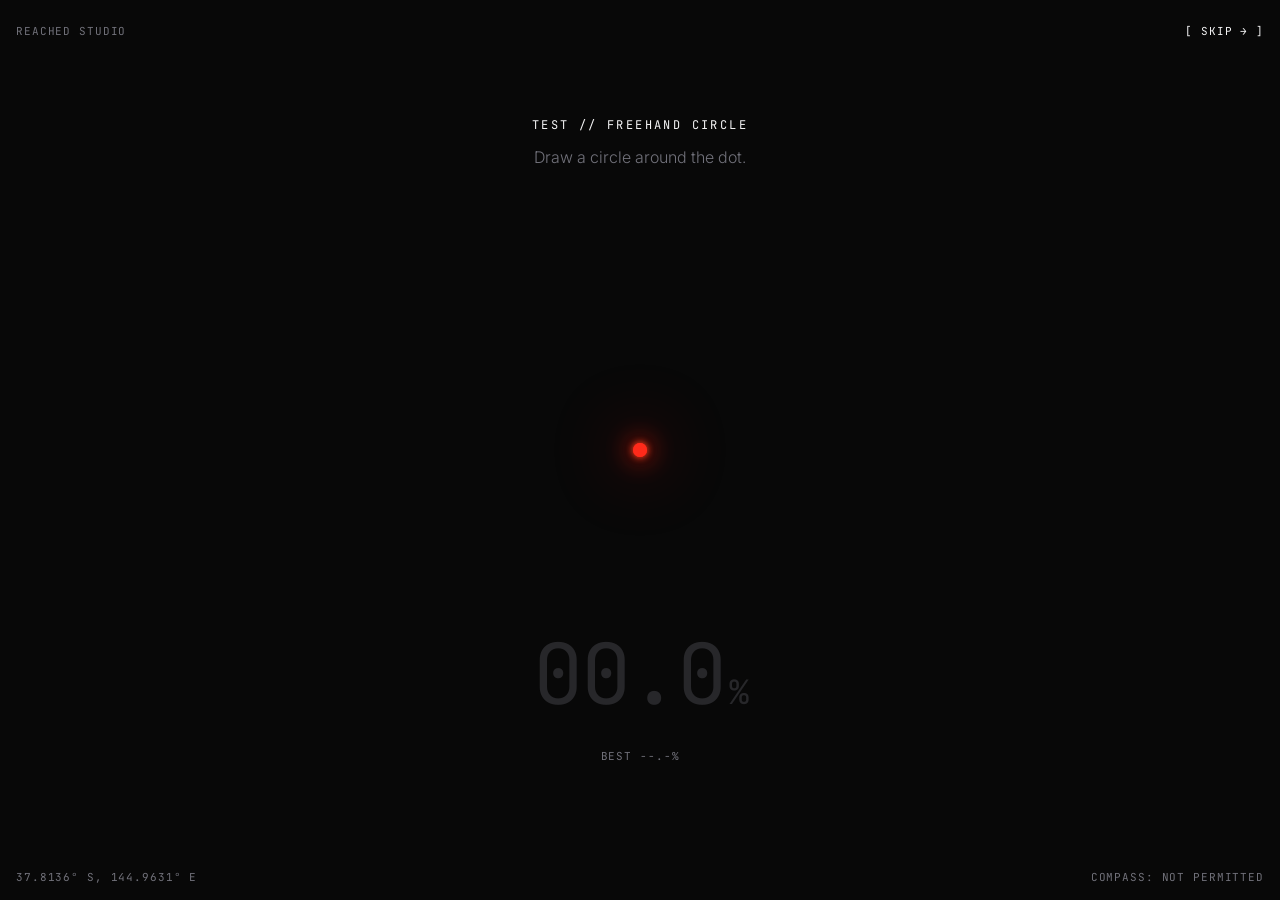
<file: index.html>
<!DOCTYPE html>
<html lang="en">
<head>
  <meta charset="utf-8" />
  <meta name="viewport" content="width=device-width, initial-scale=1" />
  <title>Reached Studio</title>
  <meta name="description" content="Freehand circle test. Draw a circle around the dot to enter Reached Studio." />
  <meta name="theme-color" content="#080808" />
  <link rel="icon" href="assets/favicon.svg" type="image/svg+xml" />
  <link rel="preconnect" href="https://fonts.googleapis.com" />
  <link rel="preconnect" href="https://fonts.gstatic.com" crossorigin />
  <link rel="stylesheet" href="https://fonts.googleapis.com/css2?family=Inter:wght@300;400&family=JetBrains+Mono:wght@400&display=swap" />
  <style>
    :root {
      --bg: #080808;
      --fg: #f4f4f5;
      --muted: #71717a;
      --line: #27272a;
      --red: #ff2a1a;
      --mono: "JetBrains Mono", ui-monospace, monospace;
      --sans: "Inter", system-ui, sans-serif;
    }

    * { box-sizing: border-box; }

    html, body {
      margin: 0;
      height: 100%;
      background: var(--bg);
      color: var(--fg);
      overflow: hidden;
      font-family: var(--mono);
      -webkit-font-smoothing: antialiased;
    }

    body {
      touch-action: none;
      user-select: none;
      -webkit-user-select: none;
    }

    @media (hover: hover) and (pointer: fine) {
      body, a, button { cursor: none; }
    }

    canvas {
      position: fixed;
      inset: 0;
      width: 100%;
      height: 100%;
    }

    .sr-only {
      position: absolute;
      width: 1px;
      height: 1px;
      overflow: hidden;
      clip: rect(0 0 0 0);
      white-space: nowrap;
    }

    /* HUD */
    .hud {
      position: fixed;
      left: 16px;
      right: 16px;
      display: flex;
      justify-content: space-between;
      align-items: center;
      font-size: 11px;
      letter-spacing: .08em;
      color: var(--muted);
      pointer-events: none;
      transition: opacity .4s ease;
    }

    .hud--top { top: 16px; }
    .hud--bottom { bottom: 16px; }

    .skip {
      pointer-events: auto;
      color: var(--fg);
      text-decoration: none;
      padding: 8px 0 8px 8px;
    }

    .skip:hover { color: var(--red); }

    a:focus-visible, button:focus-visible {
      outline: 1px solid var(--red);
      outline-offset: 3px;
    }

    /* Title */
    .title {
      position: fixed;
      top: 13vh;
      left: 16px;
      right: 16px;
      text-align: center;
      pointer-events: none;
      transition: opacity .4s ease;
    }

    .title h1 {
      margin: 0;
      font-size: 12px;
      font-weight: 400;
      letter-spacing: .2em;
    }

    .title p {
      margin: .9em 0 0;
      font-family: var(--sans);
      font-weight: 300;
      font-size: 16px;
      color: var(--muted);
    }

    .title .hint {
      font-family: var(--mono);
      font-size: 11px;
      letter-spacing: .14em;
      color: var(--red);
      opacity: 0;
      transition: opacity .6s ease;
    }

    .show-hint .title .hint { animation: blink 1.6s ease-in-out infinite; }

    @keyframes blink {
      0%, 100% { opacity: 0; }
      50% { opacity: 1; }
    }

    /* Target dot */
    .target {
      position: fixed;
      top: 50%;
      left: 50%;
      width: 14px;
      height: 14px;
      margin: -7px 0 0 -7px;
      border-radius: 50%;
      background: var(--red);
      box-shadow:
        0 0 6px 1px rgba(255, 60, 30, .9),
        0 0 24px 6px rgba(255, 30, 10, .45),
        0 0 70px 20px rgba(200, 0, 0, .18);
      pointer-events: none;
      animation: fade-in 1.2s ease both;
    }

    .target::after {
      content: "";
      position: absolute;
      inset: 0;
      border-radius: inherit;
      background: inherit;
      animation: pulse 2.4s ease-in-out infinite;
    }

    @keyframes pulse {
      0%, 100% { transform: scale(1); opacity: .6; }
      50% { transform: scale(1.8); opacity: 0; }
    }

    @keyframes fade-in {
      from { opacity: 0; }
    }

    /* Pen: the dot that follows the pointer */
    .pen {
      position: fixed;
      top: 0;
      left: 0;
      width: 8px;
      height: 8px;
      margin: -4px 0 0 -4px;
      border-radius: 50%;
      background: var(--red);
      box-shadow: 0 0 10px 2px rgba(255, 40, 20, .7);
      pointer-events: none;
      opacity: 0;
      transition: opacity .3s ease;
      will-change: transform;
      z-index: 10;
    }

    .pen.is-on { opacity: 1; }

    /* Readout */
    .readout {
      position: fixed;
      bottom: 9vh;
      left: 16px;
      right: 16px;
      text-align: center;
      pointer-events: none;
      transition: opacity .4s ease;
    }

    .score {
      font-size: clamp(44px, 8vw, 84px);
      line-height: 1;
      font-variant-numeric: tabular-nums;
      letter-spacing: -.02em;
      color: var(--line);
      transition: color .3s ease;
    }

    .score small {
      font-size: .4em;
      margin-left: .1em;
    }

    .is-drawing .score,
    .is-done .score { color: var(--fg); }

    .verdict {
      min-height: 1.4em;
      margin: .9em 0 0;
      font-size: 12px;
      letter-spacing: .12em;
    }

    .verdict.is-error { color: var(--red); }

    .best {
      margin: .5em 0 0;
      font-size: 11px;
      letter-spacing: .08em;
      color: var(--muted);
    }

    .best .new { color: var(--red); }

    .actions {
      display: flex;
      flex-wrap: wrap;
      justify-content: center;
      gap: 8px;
      margin-top: 18px;
      opacity: 0;
      visibility: hidden;
      transition: opacity .4s ease, visibility .4s;
    }

    .is-done .actions {
      opacity: 1;
      visibility: visible;
      pointer-events: auto;
    }

    .actions button {
      font: inherit;
      font-size: 12px;
      letter-spacing: .1em;
      color: var(--fg);
      background: none;
      border: 1px solid var(--line);
      padding: 10px 14px;
      transition: border-color .2s ease, color .2s ease;
    }

    .actions button:hover { border-color: var(--red); color: var(--red); }
    .actions .primary { border-color: var(--red); }

    /* Leaving: everything but the ring fades */
    .is-leaving .hud,
    .is-leaving .title,
    .is-leaving .readout,
    .is-leaving .target,
    .is-leaving .pen { opacity: 0; transition: opacity .3s ease; }

    @media (prefers-reduced-motion: reduce) {
      .target, .target::after, .show-hint .title .hint { animation: none; }
      .show-hint .title .hint { opacity: 1; }
    }
  </style>
</head>
<body>
  <canvas aria-hidden="true"></canvas>

  <header class="hud hud--top">
    <span>REACHED STUDIO</span>
    <a class="skip" href="home.html">[ SKIP → ]</a>
  </header>

  <div class="title">
    <h1>TEST // FREEHAND CIRCLE</h1>
    <p>Draw a circle around the dot.</p>
    <p class="hint">PRESS AND DRAG</p>
  </div>

  <div class="target" aria-hidden="true"></div>

  <div class="readout">
    <div class="score" aria-hidden="true"><span data-score>00.0</span><small>%</small></div>
    <p class="verdict" data-verdict role="status"></p>
    <p class="best">BEST <span data-best>--.-</span>%</p>
    <div class="actions">
      <button type="button" data-retry>[ TRY AGAIN ]</button>
      <button type="button" data-share>[ SHARE ]</button>
      <button type="button" class="primary" data-enter>[ ENTER → ]</button>
    </div>
  </div>

  <footer class="hud hud--bottom">
    <span>37.8136° S, 144.9631° E</span>
    <span>COMPASS: NOT PERMITTED</span>
  </footer>

  <div class="pen" aria-hidden="true"></div>

  <script>
    (function () {
      var body = document.body;
      var canvas = document.querySelector("canvas");
      var ctx = canvas.getContext("2d");
      var pen = document.querySelector(".pen");
      var scoreEl = document.querySelector("[data-score]");
      var verdictEl = document.querySelector("[data-verdict]");
      var bestEl = document.querySelector("[data-best]");
      var shareBtn = document.querySelector("[data-share]");
      var reduce = window.matchMedia("(prefers-reduced-motion: reduce)").matches;

      var RED = "#ff2a1a";
      var BEST_KEY = "circle-best";
      var SITE = "home.html";

      var W = 0, H = 0;
      var state = "idle"; // idle | drawing | done | leaving
      var points = [];
      var scene = { trail: [], trailAlpha: 1, ring: null };
      var lastFit = null;
      var lastScore = 0;
      var dirty = true;
      var tweens = [];
      var penPos = { x: -50, y: -50 };
      var penTarget = { x: -50, y: -50 };

      /* ---------- Geometry ---------- */

      function dist(a, b) {
        return Math.hypot(a.x - b.x, a.y - b.y);
      }

      function centre() {
        return { x: W / 2, y: H / 2 };
      }

      // Evenly spaced points along the stroke, so slow and fast parts count equally.
      function resample(pts, n) {
        var total = 0;
        for (var i = 1; i < pts.length; i++) total += dist(pts[i - 1], pts[i]);
        if (!total) return null;

        var step = total / (n - 1);
        var out = [pts[0]];
        var prev = pts[0];
        var acc = 0;

        for (var j = 1; j < pts.length; j++) {
          var p = pts[j];
          var d = dist(prev, p);
          while (d > 0 && acc + d >= step && out.length < n) {
            var t = (step - acc) / d;
            var q = { x: prev.x + (p.x - prev.x) * t, y: prev.y + (p.y - prev.y) * t };
            out.push(q);
            prev = q;
            d = dist(prev, p);
            acc = 0;
          }
          acc += d;
          prev = p;
        }
        while (out.length < n) out.push(pts[pts.length - 1]);
        return out;
      }

      // Least-squares circle fit. Works on partial arcs, so the live score is fair.
      function fitCircle(pts) {
        var n = pts.length, mx = 0, my = 0;
        pts.forEach(function (p) { mx += p.x; my += p.y; });
        mx /= n;
        my /= n;

        var suu = 0, svv = 0, suv = 0, suuu = 0, svvv = 0, suvv = 0, svuu = 0;
        pts.forEach(function (p) {
          var u = p.x - mx, v = p.y - my;
          suu += u * u; svv += v * v; suv += u * v;
          suuu += u * u * u; svvv += v * v * v;
          suvv += u * v * v; svuu += v * u * u;
        });

        var det = suu * svv - suv * suv;
        if (Math.abs(det) < 1e-6) return null;

        var a = (suuu + suvv) / 2, b = (svvv + svuu) / 2;
        var uc = (a * svv - b * suv) / det;
        var vc = (b * suu - a * suv) / det;
        return {
          x: uc + mx,
          y: vc + my,
          r: Math.sqrt(uc * uc + vc * vc + (suu + svv) / n)
        };
      }

      // RMS distance from the fitted circle, as a fraction of its radius.
      function wobble(pts, fit) {
        var s = 0;
        pts.forEach(function (p) {
          var e = (dist(p, fit) - fit.r) / fit.r;
          s += e * e;
        });
        return Math.sqrt(s / pts.length);
      }

      // How far the stroke turns around point c, cut off after one full loop.
      function loopAround(pts, c) {
        var total = 0;
        for (var i = 1; i < pts.length; i++) {
          var a1 = Math.atan2(pts[i - 1].y - c.y, pts[i - 1].x - c.x);
          var a2 = Math.atan2(pts[i].y - c.y, pts[i].x - c.x);
          var d = a2 - a1;
          if (d > Math.PI) d -= 2 * Math.PI;
          if (d < -Math.PI) d += 2 * Math.PI;
          total += d;
          if (Math.abs(total) >= 2 * Math.PI) {
            return { pts: pts.slice(0, i + 1), sweep: 360 };
          }
        }
        return { pts: pts, sweep: Math.abs(total) * 180 / Math.PI };
      }

      function roundnessScore(pts, fit) {
        return Math.max(0, Math.min(99.9, (1 - wobble(pts, fit) * 3) * 100));
      }

      /* ---------- Rendering ---------- */

      function resize() {
        var dpr = Math.min(window.devicePixelRatio || 1, 2);
        W = window.innerWidth;
        H = window.innerHeight;
        canvas.width = Math.round(W * dpr);
        canvas.height = Math.round(H * dpr);
        ctx.setTransform(dpr, 0, 0, dpr, 0, 0);
        if (state !== "leaving") reset();
        dirty = true;
      }

      function glow(alpha, width) {
        ctx.globalAlpha = alpha;
        ctx.strokeStyle = RED;
        ctx.lineWidth = width;
        ctx.lineCap = "round";
        ctx.lineJoin = "round";
        ctx.shadowColor = RED;
        ctx.shadowBlur = 18;
      }

      function render() {
        ctx.clearRect(0, 0, W, H);

        if (scene.trail.length > 1 && scene.trailAlpha > 0) {
          glow(scene.trailAlpha, 3);
          ctx.beginPath();
          ctx.moveTo(scene.trail[0].x, scene.trail[0].y);
          for (var i = 1; i < scene.trail.length; i++) ctx.lineTo(scene.trail[i].x, scene.trail[i].y);
          ctx.stroke();
        }

        if (scene.ring && scene.ring.alpha > 0) {
          glow(scene.ring.alpha, scene.ring.width);
          ctx.beginPath();
          ctx.arc(scene.ring.x, scene.ring.y, scene.ring.r, 0, Math.PI * 2);
          ctx.stroke();
        }

        ctx.globalAlpha = 1;
      }

      function tween(ms, step, done) {
        if (reduce || ms <= 0) {
          step(1);
          if (done) done();
          dirty = true;
          return;
        }
        tweens.push({ start: performance.now(), ms: ms, step: step, done: done });
      }

      function easeOut(t) { return 1 - Math.pow(1 - t, 3); }
      function easeIn(t) { return t * t * t; }

      /* ---------- Readout ---------- */

      function fmt(n) {
        return (n < 10 ? "0" : "") + n.toFixed(1);
      }

      function getBest() {
        try { return parseFloat(localStorage.getItem(BEST_KEY)) || 0; } catch (e) { return 0; }
      }

      function setBest(v) {
        try { localStorage.setItem(BEST_KEY, v.toFixed(1)); } catch (e) {}
      }

      function showBest(isNew) {
        var best = getBest();
        bestEl.innerHTML = best ? fmt(best) + (isNew ? ' <span class="new">// NEW BEST</span>' : "") : "--.-";
      }

      function verdictFor(score) {
        if (score >= 95) return "[ PASS // COMPASS NOT REQUIRED ]";
        if (score >= 85) return "[ PASS // STEADY HAND ]";
        if (score >= 70) return "[ PASS // NEEDS A TEMPLATE ]";
        return "[ PASS // THIS IS AN OVAL ]";
      }

      function say(text, isError) {
        verdictEl.textContent = text;
        verdictEl.classList.toggle("is-error", !!isError);
      }

      /* ---------- Attempt lifecycle ---------- */

      function reset() {
        state = "idle";
        points = [];
        scene.trail = [];
        scene.trailAlpha = 1;
        scene.ring = null;
        lastFit = null;
        tweens = [];
        body.classList.remove("is-drawing", "is-done", "is-leaving");
        scoreEl.textContent = "00.0";
        shareBtn.textContent = "[ SHARE ]";
        say("");
        dirty = true;
      }

      function liveScore() {
        if (points.length < 8) return;
        var rs = resample(points, 64);
        var fit = rs && fitCircle(rs);
        var turn = loopAround(points, centre()).sweep;
        if (!fit || turn < 40) {
          scoreEl.textContent = "00.0";
          return;
        }
        scoreEl.textContent = fmt(roundnessScore(rs, fit));
      }

      function fail(message) {
        state = "idle";
        body.classList.remove("is-drawing");
        scoreEl.textContent = "00.0";
        say(message, true);
        var from = scene.trailAlpha;
        tween(600, function (t) { scene.trailAlpha = from * (1 - t); }, function () {
          if (state === "idle") scene.trail = [];
        });
      }

      function evaluate() {
        var c = centre();

        if (points.length < 12) return fail("PRESS AND DRAG TO DRAW");

        var loop = loopAround(points, c);
        var rs = resample(loop.pts, 128);
        var fit = rs && fitCircle(rs);
        var minR = Math.max(36, Math.min(W, H) * 0.08);

        if (!fit || fit.r < minR) return fail("TOO SMALL // DRAW BIGGER");
        if (loop.sweep < 300) {
          if (dist(fit, c) > fit.r) return fail("AROUND THE DOT // NOT BESIDE IT");
          return fail("CLOSE THE LOOP");
        }

        // Small penalty for a loop that doesn't meet its start.
        var gap = Math.min(dist(rs[0], rs[rs.length - 1]) / fit.r, 1);
        var score = roundnessScore(rs, fit) * (1 - 0.1 * gap);

        state = "done";
        lastFit = fit;
        lastScore = score;
        body.classList.remove("is-drawing");
        body.classList.add("is-done");
        scoreEl.textContent = fmt(score);
        say(verdictFor(score));
        verdictEl.insertAdjacentHTML("beforeend", '<span class="sr-only"> Score ' + score.toFixed(1) + " percent.</span>");

        var isNew = score > getBest();
        if (isNew) setBest(score);
        showBest(isNew);

        lockIn(rs, fit);
      }

      // Morph the hand-drawn stroke onto its fitted circle, then crossfade to a clean ring.
      function lockIn(rs, fit) {
        var from = rs.map(function (p) { return { x: p.x, y: p.y }; });
        var to = rs.map(function (p) {
          var a = Math.atan2(p.y - fit.y, p.x - fit.x);
          return { x: fit.x + fit.r * Math.cos(a), y: fit.y + fit.r * Math.sin(a) };
        });

        scene.ring = { x: fit.x, y: fit.y, r: fit.r, alpha: 0, width: 3 };
        tween(700, function (t) {
          var e = easeOut(t);
          scene.trail = from.map(function (p, i) {
            return { x: p.x + (to[i].x - p.x) * e, y: p.y + (to[i].y - p.y) * e };
          });
          scene.trailAlpha = 1 - e;
          scene.ring.alpha = e;
        });
      }

      function enter() {
        if (state === "leaving") return;
        var fit = lastFit || { x: W / 2, y: H / 2, r: 10 };
        state = "leaving";
        body.classList.add("is-leaving");
        scene.trail = [];

        if (reduce) {
          window.location.href = SITE;
          return;
        }

        var maxR = Math.hypot(W, H) + 60;
        tween(850, function (t) {
          var e = easeIn(t);
          scene.ring = {
            x: fit.x,
            y: fit.y,
            r: fit.r + (maxR - fit.r) * e,
            width: 3 + 60 * e,
            alpha: 1 - 0.6 * t
          };
        }, function () {
          window.location.href = SITE;
        });
      }

      function share() {
        var url = /^https?:/.test(location.protocol) ? location.href.split("#")[0] : "https://reachedsstudio.github.io/";
        var text = "I drew a " + lastScore.toFixed(1) + "% freehand circle. Beat it:";

        if (navigator.share) {
          navigator.share({ text: text, url: url }).catch(function () {});
          return;
        }
        if (navigator.clipboard) {
          navigator.clipboard.writeText(text + " " + url).then(function () {
            shareBtn.textContent = "[ COPIED ]";
          }, function () {});
        }
      }

      /* ---------- Input ---------- */

      function setPen(e, snap) {
        penTarget.x = e.clientX;
        penTarget.y = e.clientY;
        if (snap) { penPos.x = penTarget.x; penPos.y = penTarget.y; }
      }

      canvas.addEventListener("pointerdown", function (e) {
        if (state === "leaving" || e.button > 0) return;
        if (state === "done") reset();
        tweens = [];
        try { canvas.setPointerCapture(e.pointerId); } catch (err) {}

        state = "drawing";
        body.classList.add("is-drawing");
        body.classList.remove("show-hint");
        clearTimeout(hintTimer);
        say("");
        points = [{ x: e.clientX, y: e.clientY }];
        scene.trail = points;
        scene.trailAlpha = 1;
        scene.ring = null;
        setPen(e, true);
        pen.classList.add("is-on");
        dirty = true;
      });

      window.addEventListener("pointermove", function (e) {
        setPen(e, state === "drawing");
        if (e.pointerType === "mouse" && state !== "leaving") pen.classList.add("is-on");
        if (state !== "drawing") return;

        var p = { x: e.clientX, y: e.clientY };
        if (dist(p, points[points.length - 1]) < 2) return;
        points.push(p);
        dirty = true;
      });

      function endStroke(e) {
        if (state !== "drawing") return;
        if (e.pointerType !== "mouse") pen.classList.remove("is-on");
        evaluate();
      }

      window.addEventListener("pointerup", endStroke);
      window.addEventListener("pointercancel", function () {
        if (state === "drawing") fail("");
      });

      document.addEventListener("pointerleave", function () {
        if (state !== "drawing") pen.classList.remove("is-on");
      });

      document.querySelector("[data-retry]").addEventListener("click", reset);
      document.querySelector("[data-enter]").addEventListener("click", enter);
      shareBtn.addEventListener("click", share);

      document.addEventListener("keydown", function (e) {
        if (e.key === "Escape") window.location.href = SITE;
        if (e.key === "Enter" && state === "done" && !/^(BUTTON|A)$/.test(document.activeElement.tagName)) enter();
      });

      // Returning with the back button restores a frozen page; start fresh.
      window.addEventListener("pageshow", function (e) {
        if (e.persisted) reset();
      });

      var hintTimer = setTimeout(function () {
        if (state === "idle") body.classList.add("show-hint");
      }, 4000);

      /* ---------- Loop ---------- */

      function tick(now) {
        var ease = state === "drawing" || reduce ? 1 : 0.18;
        penPos.x += (penTarget.x - penPos.x) * ease;
        penPos.y += (penTarget.y - penPos.y) * ease;
        pen.style.transform = "translate(" + penPos.x + "px," + penPos.y + "px)";

        if (tweens.length) {
          var list = tweens;
          tweens = [];
          list.forEach(function (tw) {
            var t = Math.min((now - tw.start) / tw.ms, 1);
            tw.step(t);
            if (t < 1) tweens.push(tw);
            else if (tw.done) tw.done();
          });
          dirty = true;
        }

        if (dirty) {
          if (state === "drawing") liveScore();
          render();
          dirty = false;
        }

        requestAnimationFrame(tick);
      }

      window.addEventListener("resize", resize);
      resize();
      showBest(false);
      requestAnimationFrame(tick);
    })();
  </script>
</body>
</html>
</file>
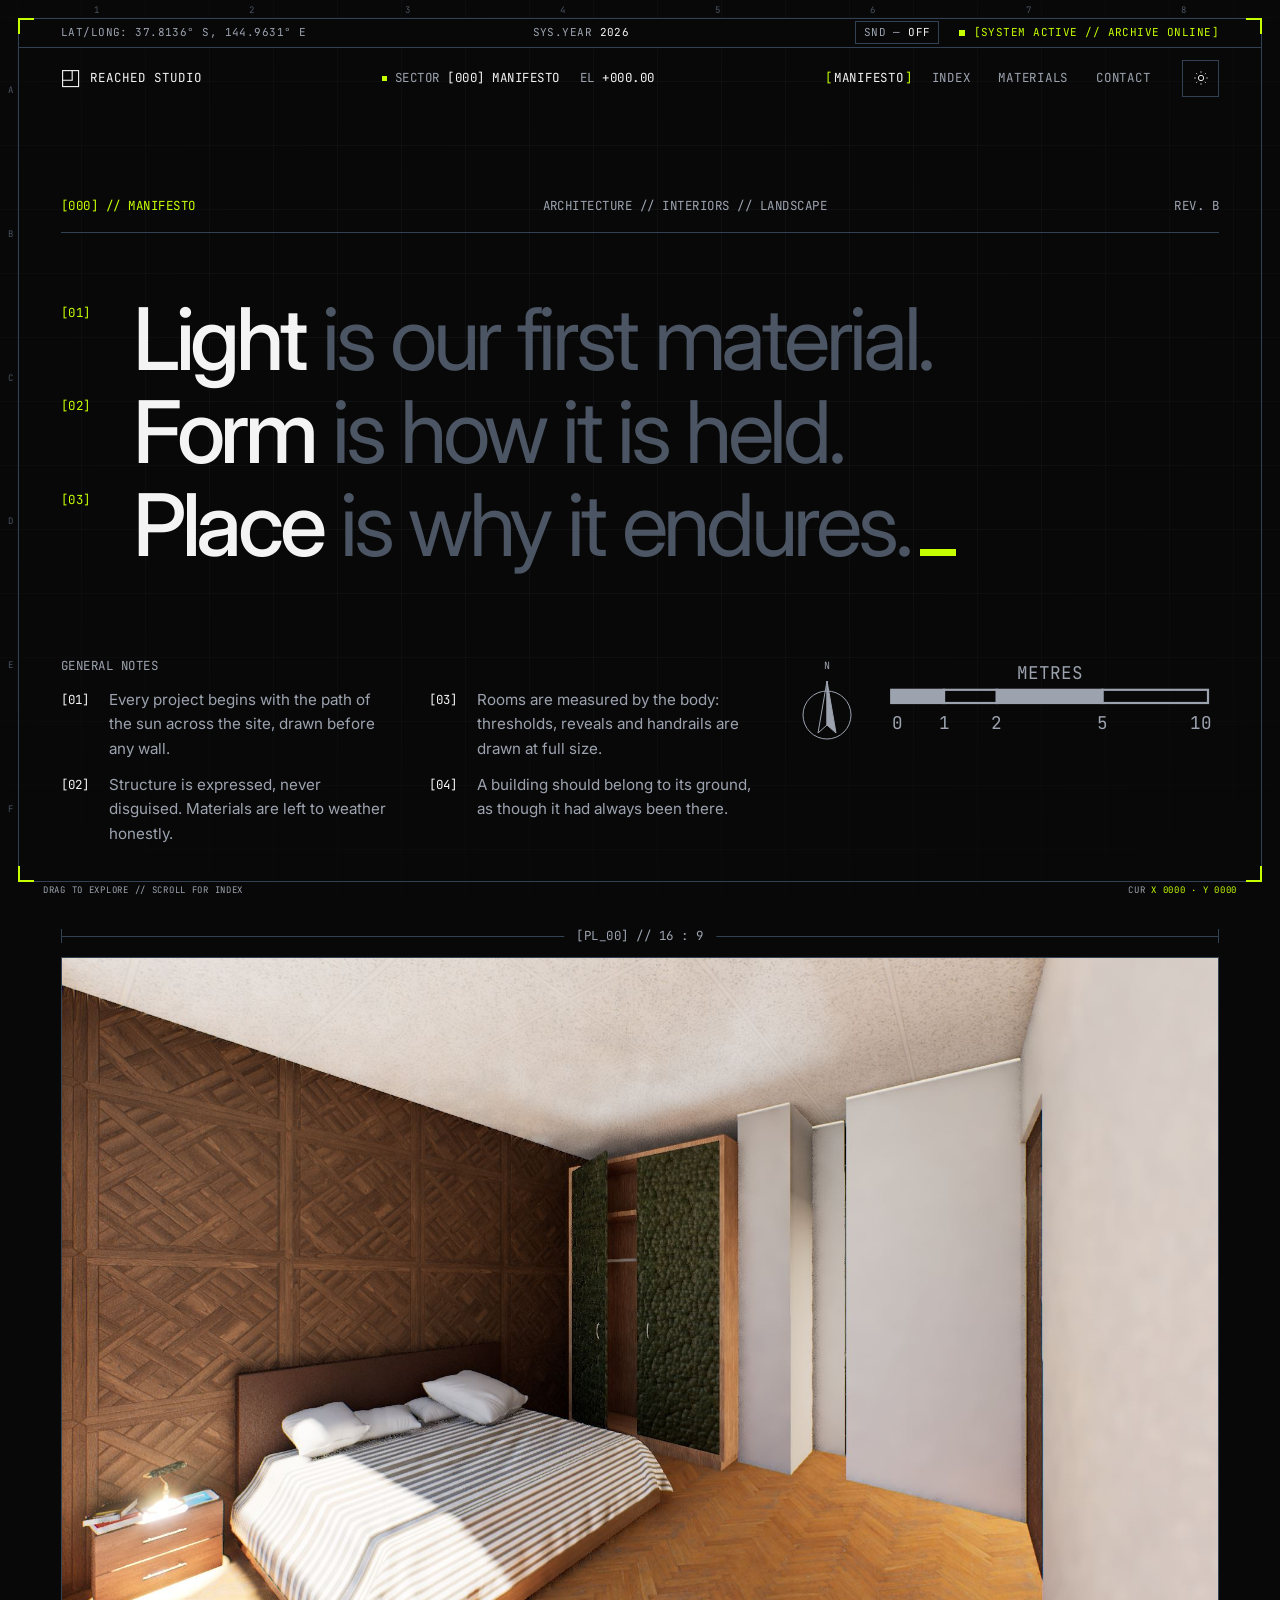
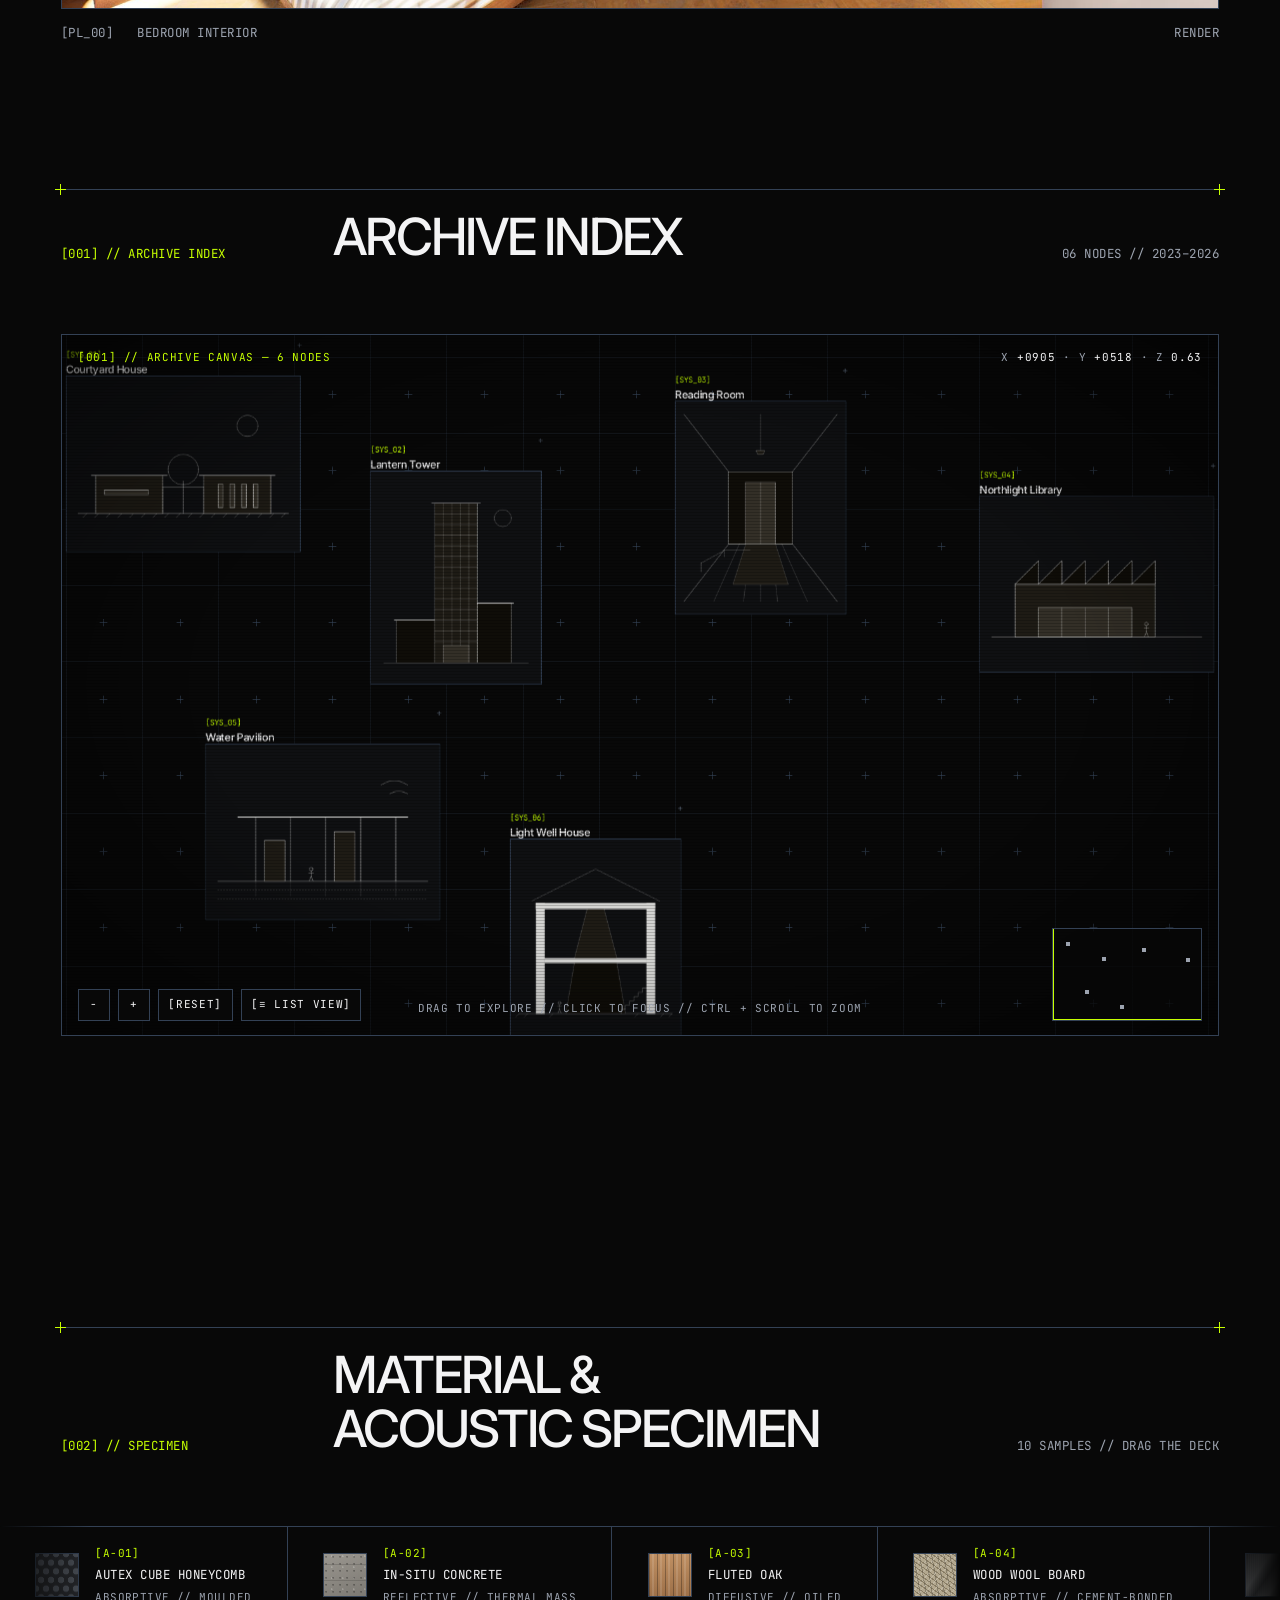
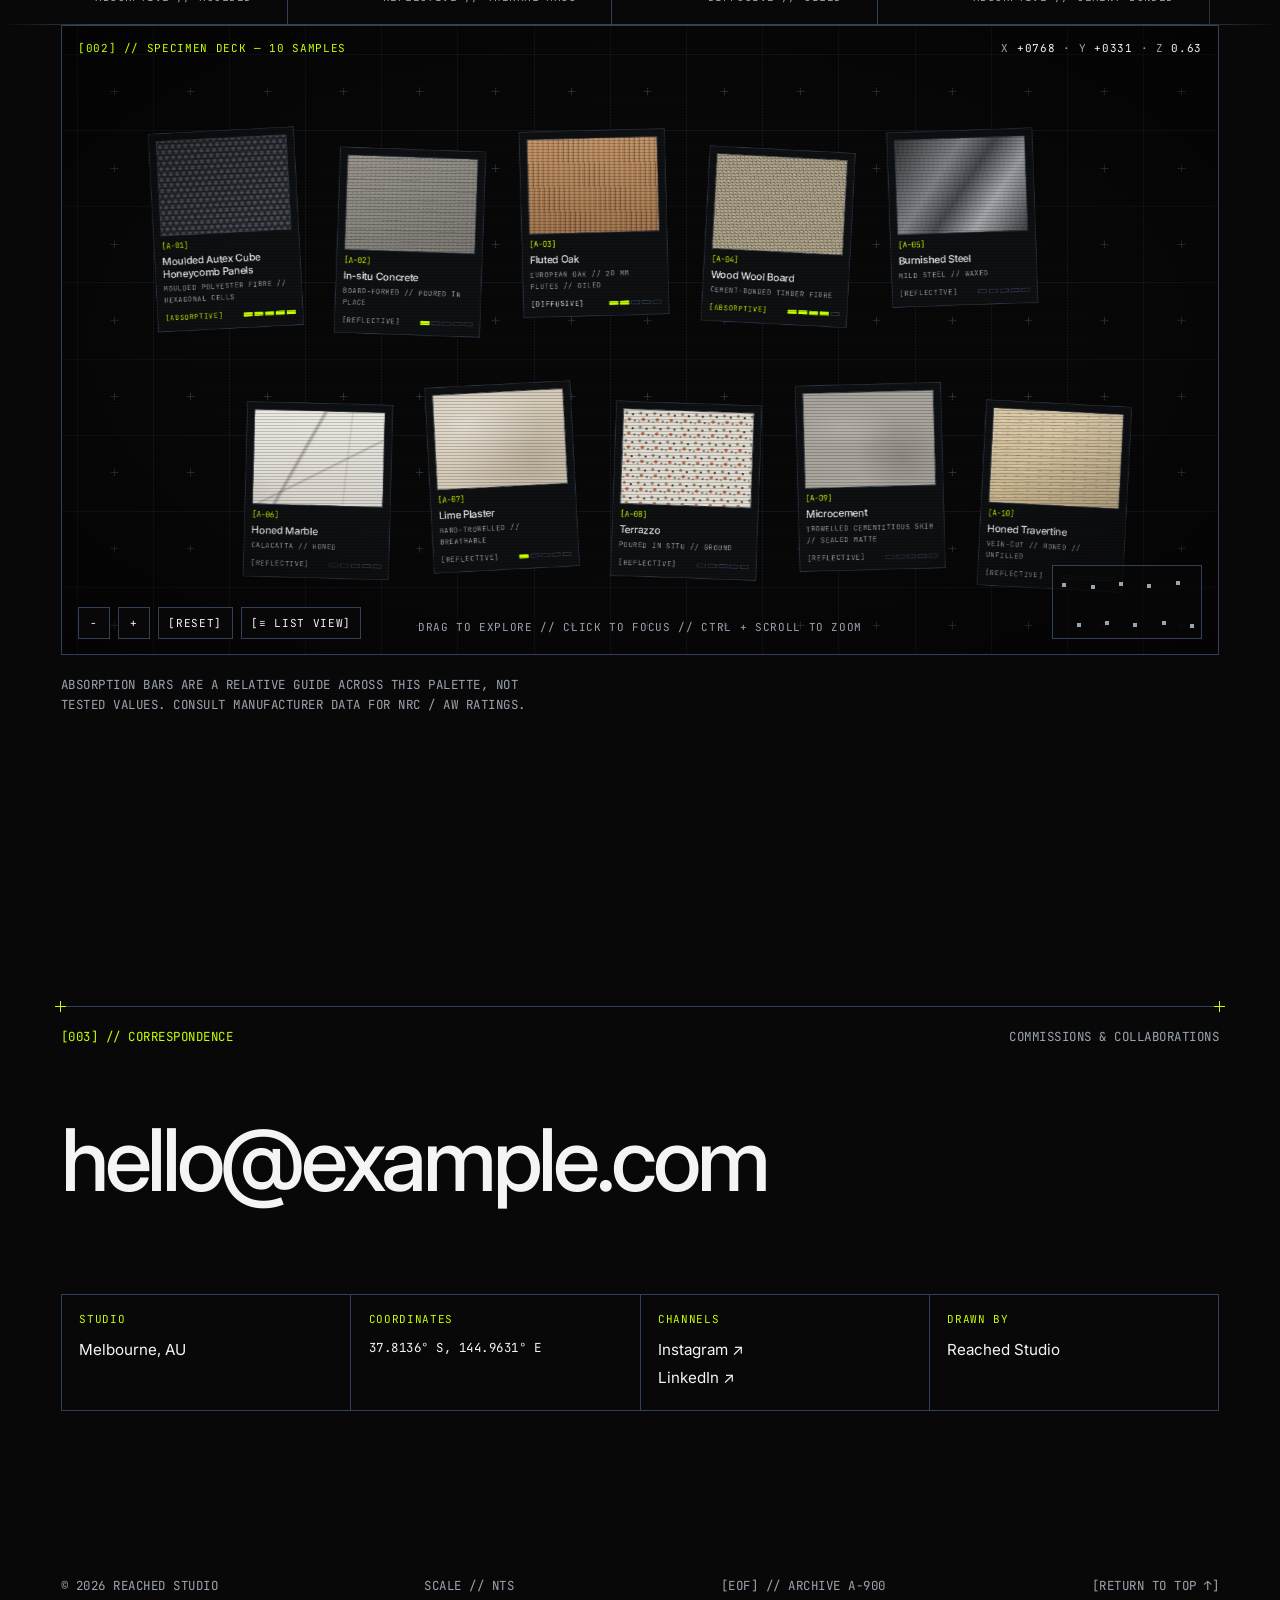
<file: home.html>
<!DOCTYPE html>
<html lang="en">
<head>
  <meta charset="utf-8" />
  <meta name="viewport" content="width=device-width, initial-scale=1" />
  <title>Reached Studio — On light, form &amp; place</title>
  <meta name="description" content="Reached Studio is an architecture practice working with light, form and place. An index of works, materials and correspondence." />
  <meta name="theme-color" content="#0d0d0d" />
  <meta property="og:title" content="Reached Studio — On light, form &amp; place" />
  <meta property="og:description" content="An architecture practice working with light, form and place." />
  <meta property="og:type" content="website" />
  <link rel="icon" href="assets/favicon.svg" type="image/svg+xml" />

  <!-- Apply saved theme before paint to avoid a flash -->
  <script>
    (function () {
      var d = document.documentElement;
      d.classList.add("js");
      try {
        var t = localStorage.getItem("theme");
        if (t === "light" || t === "dark") d.setAttribute("data-theme", t);
      } catch (e) {}
    })();
  </script>

  <link rel="preconnect" href="https://fonts.googleapis.com" />
  <link rel="preconnect" href="https://fonts.gstatic.com" crossorigin />
  <link rel="stylesheet" href="https://fonts.googleapis.com/css2?family=Inter:wght@300;400;500&family=JetBrains+Mono:wght@400&display=swap" />
  <link rel="stylesheet" href="assets/css/style.css" />
</head>
<body>
  <a class="skip-link" href="#main">Skip to content</a>

  <!-- Drawing sheet: faint grid, border and zone markers -->
  <div class="sheet-grid" aria-hidden="true"></div>
  <div class="sheet-frame" aria-hidden="true">
    <div class="sheet-zones sheet-zones--top"><span>1</span><span>2</span><span>3</span><span>4</span><span>5</span><span>6</span><span>7</span><span>8</span></div>
    <div class="sheet-zones sheet-zones--left"><span>A</span><span>B</span><span>C</span><span>D</span><span>E</span><span>F</span></div>
    <span class="hud-corner hud-corner--tl"></span><span class="hud-corner hud-corner--tr"></span><span class="hud-corner hud-corner--bl"></span><span class="hud-corner hud-corner--br"></span>
    <div class="hud-bottom"><span>DRAG TO EXPLORE // SCROLL FOR INDEX</span><span>CUR <b data-cursor>X 0000 · Y 0000</b></span></div>
  </div>

  <header class="site-header">
    <div class="status-bar mono">
      <div class="container">
        <span class="status-coord"><span class="status-prefix">LAT/LONG: </span>37.8136° S, 144.9631° E</span>
        <span class="status-year">SYS.YEAR <b data-year>2026</b></span>
        <span class="status-right"><button class="snd-toggle" type="button" aria-pressed="false" title="Sound (coming soon)">SND — <b>OFF</b></button>
        <span class="status-label" role="status"><span class="pulse" aria-hidden="true"></span><span class="status-full">[SYSTEM ACTIVE // ARCHIVE ONLINE]</span><span class="status-short">[ARCHIVE ONLINE]</span></span></span>
      </div>
    </div>
    <div class="container">
      <a class="brand" href="home.html" aria-label="Reached Studio, home">
        <svg class="brand-mark" viewBox="0 0 24 24" fill="none" stroke="currentColor" stroke-width="1.4" aria-hidden="true">
          <rect x="2" y="2" width="20" height="20" />
          <path d="M2 14h12V2" />
        </svg>
        Reached Studio
      </a>

      <div class="readout mono" aria-hidden="true">
        <span><span class="dot"></span>Sector <b data-sheet>[000] Manifesto</b></span>
        <span>EL <b data-elevation>+000.00</b></span>
      </div>

      <nav class="nav" aria-label="Primary">
        <ul class="nav-links" id="nav-links">
          <li><a href="#manifesto">Manifesto</a></li>
          <li><a href="#index">Index</a></li>
          <li><a href="#materials">Materials</a></li>
          <li><a href="#contact">Contact</a></li>
        </ul>
        <div class="header-actions">
          <button class="icon-btn theme-toggle" type="button" aria-label="Toggle colour theme">
            <svg class="icon-moon" viewBox="0 0 24 24" fill="none" stroke="currentColor" stroke-width="1.4" aria-hidden="true"><path d="M20 14.5A8 8 0 0 1 9.5 4a8 8 0 1 0 10.5 10.5Z" /></svg>
            <svg class="icon-sun" viewBox="0 0 24 24" fill="none" stroke="currentColor" stroke-width="1.4" aria-hidden="true"><circle cx="12" cy="12" r="4" /><path d="M12 2v2M12 20v2M2 12h2M20 12h2M4.9 4.9l1.4 1.4M17.7 17.7l1.4 1.4M4.9 19.1l1.4-1.4M17.7 6.3l1.4-1.4" /></svg>
          </button>
          <button class="icon-btn menu-toggle" type="button" aria-expanded="false" aria-controls="nav-links" aria-label="Open menu">
            <span></span>
          </button>
        </div>
      </nav>
    </div>
  </header>

  <main id="main">
    <!-- § 00 Manifesto -->
    <section class="hero container" id="manifesto" data-sheet="[000] Manifesto" aria-labelledby="manifesto-title">
      <div class="hero-meta mono reveal">
        <span>[000] // Manifesto</span>
        <span>Architecture // Interiors // Landscape</span>
        <span>Rev. B</span>
      </div>

      <h1 class="manifesto reveal" id="manifesto-title">
        <span class="line"><span class="line-inner"><sup>[01]</sup><strong>Light</strong> is our first material.</span></span>
        <span class="line"><span class="line-inner"><sup>[02]</sup><strong>Form</strong> is how it is held.</span></span>
        <span class="line"><span class="line-inner"><sup>[03]</sup><strong>Place</strong> is why it endures.</span></span>
      </h1>

      <div class="hero-foot">
        <div class="notes reveal">
          <h2 class="mono">General notes</h2>
          <ol>
            <li>Every project begins with the path of the sun across the site, drawn before any wall.</li>
            <li>Structure is expressed, never disguised. Materials are left to weather honestly.</li>
          </ol>
        </div>
        <div class="notes reveal" style="--delay: .08s">
          <h2 class="mono" aria-hidden="true">&nbsp;</h2>
          <ol start="3" style="counter-reset: note 2">
            <li>Rooms are measured by the body: thresholds, reveals and handrails are drawn at full size.</li>
            <li>A building should belong to its ground, as though it had always been there.</li>
          </ol>
        </div>
        <div class="north reveal" style="--delay: .16s" aria-hidden="true">
          <svg viewBox="0 0 60 88" fill="none" stroke="currentColor" stroke-width="1">
            <text x="30" y="10" text-anchor="middle" font-family="JetBrains Mono, monospace" font-size="10" fill="currentColor" stroke="none">N</text>
            <circle cx="30" cy="56" r="24" />
            <path d="M30 22 L39 74 L30 66 Z" fill="currentColor" />
            <path d="M30 22 L21 74 L30 66 Z" />
          </svg>
          <svg viewBox="0 0 150 40" fill="none" stroke="currentColor" stroke-width="1">
            <rect x="1" y="14" width="24" height="6" fill="currentColor" />
            <rect x="25" y="14" width="24" height="6" />
            <rect x="49" y="14" width="48" height="6" fill="currentColor" />
            <rect x="97" y="14" width="48" height="6" />
            <g font-family="JetBrains Mono, monospace" font-size="8" fill="currentColor" stroke="none" text-anchor="middle">
              <text x="4" y="32">0</text><text x="25" y="32">1</text><text x="49" y="32">2</text><text x="97" y="32">5</text><text x="142" y="32">10</text>
              <text x="73" y="9">METRES</text>
            </g>
          </svg>
        </div>
      </div>
    </section>

    <div class="container reveal">
      <figure class="plate">
        <div class="dim mono" aria-hidden="true"><span>[PL_00] // 16 : 9</span></div>
        <div class="frame plate-media">
          <img src="images/work/hero.jpg" alt="Bedroom with a timber parquet feature wall, moss-panelled wardrobe and herringbone floor" width="1920" height="1080" />
        </div>
        <figcaption class="plate-caption mono">
          <span>[PL_00]</span>
          <span>Bedroom interior</span>
          <span>Render</span>
        </figcaption>
      </figure>
    </div>

    <!-- § 01 Specimen index -->
    <section class="section container" id="index" data-sheet="[001] Archive" aria-labelledby="index-title">
      <header class="sheet-head reveal">
        <span class="mono">[001] // Archive Index</span>
        <h2 id="index-title">Archive Index</h2>
        <span class="mono">06 nodes // 2023–2026</span>
      </header>

      <div class="spec-cols mono" aria-hidden="true">
        <span>ID</span><span>// Entry</span><span>// Typology</span><span>// Location</span><span>// Year</span><span></span>
      </div>

      <ol class="spec-list" data-spatial="archive" data-spatial-label="[001] // Archive canvas">
        <li class="reveal">
          <a class="spec-row" href="project.html">
            <span class="spec-num">[SYS_01]</span>
            <span class="spec-name">Courtyard House</span>
            <span class="spec-typ">Residential</span>
            <span class="spec-loc">Kyoto, JP<span class="spec-coord">35.0116° N · 135.7681° E</span></span>
            <span class="spec-year">2026</span>
            <svg class="spec-arrow" viewBox="0 0 24 24" fill="none" stroke="currentColor" stroke-width="1.4" aria-hidden="true"><path d="M7 17 17 7M8 7h9v9" /></svg>
            <span class="spec-thumb frame"><img class="is-drawing" src="images/work/courtyard-house.svg" alt="" loading="lazy" width="800" height="600" /></span>
          </a>
        </li>
        <li class="reveal">
          <a class="spec-row" href="project.html">
            <span class="spec-num">[SYS_02]</span>
            <span class="spec-name">Lantern Tower</span>
            <span class="spec-typ">Mixed use</span>
            <span class="spec-loc">Rotterdam, NL<span class="spec-coord">51.9244° N · 4.4777° E</span></span>
            <span class="spec-year">2025</span>
            <svg class="spec-arrow" viewBox="0 0 24 24" fill="none" stroke="currentColor" stroke-width="1.4" aria-hidden="true"><path d="M7 17 17 7M8 7h9v9" /></svg>
            <span class="spec-thumb frame"><img class="is-drawing" src="images/work/tower.svg" alt="" loading="lazy" width="800" height="1000" /></span>
          </a>
        </li>
        <li class="reveal">
          <a class="spec-row" href="project.html">
            <span class="spec-num">[SYS_03]</span>
            <span class="spec-name">Reading Room</span>
            <span class="spec-typ">Interior</span>
            <span class="spec-loc">Porto, PT<span class="spec-coord">41.1579° N · 8.6291° W</span></span>
            <span class="spec-year">2024</span>
            <svg class="spec-arrow" viewBox="0 0 24 24" fill="none" stroke="currentColor" stroke-width="1.4" aria-hidden="true"><path d="M7 17 17 7M8 7h9v9" /></svg>
            <span class="spec-thumb frame"><img class="is-drawing" src="images/work/interior.svg" alt="" loading="lazy" width="800" height="1000" /></span>
          </a>
        </li>
        <li class="reveal">
          <a class="spec-row" href="project.html">
            <span class="spec-num">[SYS_04]</span>
            <span class="spec-name">Northlight Library</span>
            <span class="spec-typ">Civic</span>
            <span class="spec-loc">Aarhus, DK<span class="spec-coord">56.1629° N · 10.2039° E</span></span>
            <span class="spec-year">2024</span>
            <svg class="spec-arrow" viewBox="0 0 24 24" fill="none" stroke="currentColor" stroke-width="1.4" aria-hidden="true"><path d="M7 17 17 7M8 7h9v9" /></svg>
            <span class="spec-thumb frame"><img class="is-drawing" src="images/work/library.svg" alt="" loading="lazy" width="800" height="600" /></span>
          </a>
        </li>
        <li class="reveal">
          <a class="spec-row" href="project.html">
            <span class="spec-num">[SYS_05]</span>
            <span class="spec-name">Water Pavilion</span>
            <span class="spec-typ">Landscape</span>
            <span class="spec-loc">Lugano, CH<span class="spec-coord">46.0037° N · 8.9511° E</span></span>
            <span class="spec-year">2023</span>
            <svg class="spec-arrow" viewBox="0 0 24 24" fill="none" stroke="currentColor" stroke-width="1.4" aria-hidden="true"><path d="M7 17 17 7M8 7h9v9" /></svg>
            <span class="spec-thumb frame"><img class="is-drawing" src="images/work/pavilion.svg" alt="" loading="lazy" width="800" height="600" /></span>
          </a>
        </li>
        <li class="reveal">
          <a class="spec-row" href="project.html">
            <span class="spec-num">[SYS_06]</span>
            <span class="spec-name">Light Well House</span>
            <span class="spec-typ">Residential</span>
            <span class="spec-loc">Melbourne, AU<span class="spec-coord">37.8136° S · 144.9631° E</span></span>
            <span class="spec-year">2023</span>
            <svg class="spec-arrow" viewBox="0 0 24 24" fill="none" stroke="currentColor" stroke-width="1.4" aria-hidden="true"><path d="M7 17 17 7M8 7h9v9" /></svg>
            <span class="spec-thumb frame"><img class="is-drawing" src="images/work/section.svg" alt="" loading="lazy" width="800" height="1000" /></span>
          </a>
        </li>
      </ol>

      <!-- Filled from the rows above by main.js -->
      <div class="preview" aria-hidden="true"><div class="preview-inner"></div></div>
    </section>

    <!-- [002] Material & acoustic specimen -->
    <section class="section" id="materials" data-sheet="[002] Specimen" aria-labelledby="materials-title">
      <div class="container">
        <header class="sheet-head reveal">
          <span class="mono">[002] // Specimen</span>
          <h2 id="materials-title">Material &amp; Acoustic Specimen</h2>
          <span class="mono">10 samples // drag the deck</span>
        </header>
      </div>

      <div class="ticker reveal">
        <ul class="ticker-track">
          <li class="material"><span class="swatch swatch--honeycomb"></span><span class="material-code">[A-01]</span><span class="material-name">Autex Cube Honeycomb</span><span class="material-spec">Absorptive // moulded</span></li>
          <li class="material"><span class="swatch swatch--concrete"></span><span class="material-code">[A-02]</span><span class="material-name">In-situ Concrete</span><span class="material-spec">Reflective // thermal mass</span></li>
          <li class="material"><span class="swatch swatch--oak"></span><span class="material-code">[A-03]</span><span class="material-name">Fluted Oak</span><span class="material-spec">Diffusive // oiled</span></li>
          <li class="material"><span class="swatch swatch--woodwool"></span><span class="material-code">[A-04]</span><span class="material-name">Wood Wool Board</span><span class="material-spec">Absorptive // cement-bonded</span></li>
          <li class="material"><span class="swatch swatch--steel"></span><span class="material-code">[A-05]</span><span class="material-name">Burnished Steel</span><span class="material-spec">Reflective // waxed</span></li>
          <li class="material"><span class="swatch swatch--marble"></span><span class="material-code">[A-06]</span><span class="material-name">Honed Marble</span><span class="material-spec">Reflective // honed</span></li>
          <li class="material"><span class="swatch swatch--plaster"></span><span class="material-code">[A-07]</span><span class="material-name">Lime Plaster</span><span class="material-spec">Reflective // breathable</span></li>
          <li class="material"><span class="swatch swatch--terrazzo"></span><span class="material-code">[A-08]</span><span class="material-name">Terrazzo</span><span class="material-spec">Reflective // ground</span></li>
          <li class="material"><span class="swatch swatch--microcement"></span><span class="material-code">[A-09]</span><span class="material-name">Microcement</span><span class="material-spec">Reflective // seamless</span></li>
          <li class="material"><span class="swatch swatch--travertine"></span><span class="material-code">[A-10]</span><span class="material-name">Honed Travertine</span><span class="material-spec">Reflective // honed</span></li>
        </ul>
      </div>

      <div class="container">
        <div class="specimen-cols mono" aria-hidden="true">
          <span></span><span>ID</span><span>// Material</span><span>// Finish</span><span>// Acoustic</span><span>// Application</span>
        </div>

        <ol class="specimen-list" data-spatial="deck" data-spatial-label="[002] // Specimen deck">
          <li class="specimen reveal">
            <span class="swatch swatch--honeycomb" aria-hidden="true"></span>
            <span class="specimen-code">[A-01]</span>
            <span class="specimen-name">Moulded Autex Cube Honeycomb Panels</span>
            <span class="specimen-finish">Moulded polyester fibre // hexagonal cells</span>
            <span class="specimen-acoustic"><span class="tag tag--absorb">[Absorptive]</span><span class="meter" data-level="5" role="img" aria-label="Relative absorption 5 of 5"><i></i><i></i><i></i><i></i><i></i></span></span>
            <span class="specimen-use">Ceilings // feature walls</span>
          </li>
          <li class="specimen reveal">
            <span class="swatch swatch--concrete" aria-hidden="true"></span>
            <span class="specimen-code">[A-02]</span>
            <span class="specimen-name">In-situ Concrete</span>
            <span class="specimen-finish">Board-formed // poured in place</span>
            <span class="specimen-acoustic"><span class="tag tag--reflect">[Reflective]</span><span class="meter" data-level="1" role="img" aria-label="Relative absorption 1 of 5"><i></i><i></i><i></i><i></i><i></i></span></span>
            <span class="specimen-use">Structure // thermal mass</span>
          </li>
          <li class="specimen reveal">
            <span class="swatch swatch--oak" aria-hidden="true"></span>
            <span class="specimen-code">[A-03]</span>
            <span class="specimen-name">Fluted Oak</span>
            <span class="specimen-finish">European oak // 20 mm flutes // oiled</span>
            <span class="specimen-acoustic"><span class="tag">[Diffusive]</span><span class="meter" data-level="2" role="img" aria-label="Relative absorption 2 of 5"><i></i><i></i><i></i><i></i><i></i></span></span>
            <span class="specimen-use">Wall linings // joinery</span>
          </li>
          <li class="specimen reveal">
            <span class="swatch swatch--woodwool" aria-hidden="true"></span>
            <span class="specimen-code">[A-04]</span>
            <span class="specimen-name">Wood Wool Board</span>
            <span class="specimen-finish">Cement-bonded timber fibre</span>
            <span class="specimen-acoustic"><span class="tag tag--absorb">[Absorptive]</span><span class="meter" data-level="4" role="img" aria-label="Relative absorption 4 of 5"><i></i><i></i><i></i><i></i><i></i></span></span>
            <span class="specimen-use">Soffits // circulation</span>
          </li>
          <li class="specimen reveal">
            <span class="swatch swatch--steel" aria-hidden="true"></span>
            <span class="specimen-code">[A-05]</span>
            <span class="specimen-name">Burnished Steel</span>
            <span class="specimen-finish">Mild steel // waxed</span>
            <span class="specimen-acoustic"><span class="tag tag--reflect">[Reflective]</span><span class="meter" data-level="0" role="img" aria-label="Relative absorption 0 of 5"><i></i><i></i><i></i><i></i><i></i></span></span>
            <span class="specimen-use">Stairs // thresholds</span>
          </li>
          <li class="specimen reveal">
            <span class="swatch swatch--marble" aria-hidden="true"></span>
            <span class="specimen-code">[A-06]</span>
            <span class="specimen-name">Honed Marble</span>
            <span class="specimen-finish">Calacatta // honed</span>
            <span class="specimen-acoustic"><span class="tag tag--reflect">[Reflective]</span><span class="meter" data-level="0" role="img" aria-label="Relative absorption 0 of 5"><i></i><i></i><i></i><i></i><i></i></span></span>
            <span class="specimen-use">Benchtops // vanities</span>
          </li>
          <li class="specimen reveal">
            <span class="swatch swatch--plaster" aria-hidden="true"></span>
            <span class="specimen-code">[A-07]</span>
            <span class="specimen-name">Lime Plaster</span>
            <span class="specimen-finish">Hand-trowelled // breathable</span>
            <span class="specimen-acoustic"><span class="tag tag--reflect">[Reflective]</span><span class="meter" data-level="1" role="img" aria-label="Relative absorption 1 of 5"><i></i><i></i><i></i><i></i><i></i></span></span>
            <span class="specimen-use">Walls // ceilings</span>
          </li>
          <li class="specimen reveal">
            <span class="swatch swatch--terrazzo" aria-hidden="true"></span>
            <span class="specimen-code">[A-08]</span>
            <span class="specimen-name">Terrazzo</span>
            <span class="specimen-finish">Poured in situ // ground</span>
            <span class="specimen-acoustic"><span class="tag tag--reflect">[Reflective]</span><span class="meter" data-level="0" role="img" aria-label="Relative absorption 0 of 5"><i></i><i></i><i></i><i></i><i></i></span></span>
            <span class="specimen-use">Floors</span>
          </li>
          <li class="specimen reveal">
            <span class="swatch swatch--microcement" aria-hidden="true"></span>
            <span class="specimen-code">[A-09]</span>
            <span class="specimen-name">Microcement</span>
            <span class="specimen-finish">Trowelled cementitious skim // sealed matte</span>
            <span class="specimen-acoustic"><span class="tag tag--reflect">[Reflective]</span><span class="meter" data-level="0" role="img" aria-label="Relative absorption 0 of 5"><i></i><i></i><i></i><i></i><i></i></span></span>
            <span class="specimen-use">Seamless floors // wet areas</span>
          </li>
          <li class="specimen reveal">
            <span class="swatch swatch--travertine" aria-hidden="true"></span>
            <span class="specimen-code">[A-10]</span>
            <span class="specimen-name">Honed Travertine</span>
            <span class="specimen-finish">Vein-cut // honed // unfilled</span>
            <span class="specimen-acoustic"><span class="tag tag--reflect">[Reflective]</span><span class="meter" data-level="0" role="img" aria-label="Relative absorption 0 of 5"><i></i><i></i><i></i><i></i><i></i></span></span>
            <span class="specimen-use">Floors // stair treads</span>
          </li>
        </ol>

        <p class="specimen-note mono">Absorption bars are a relative guide across this palette, not tested values. Consult manufacturer data for NRC / αw ratings.</p>
      </div>
    </section>

    <!-- [003] Correspondence -->
    <section class="section container" id="contact" data-sheet="[003] Contact" aria-labelledby="contact-title">
      <header class="sheet-head reveal">
        <span class="mono">[003] // Correspondence</span>
        <h2 id="contact-title" class="visually-hidden">Contact</h2>
        <span></span>
        <span class="mono">Commissions &amp; collaborations</span>
      </header>

      <a class="contact-email reveal" href="mailto:hello@example.com">hello@example.com</a>

      <dl class="title-block reveal">
        <div>
          <dt>Studio</dt>
          <dd>Melbourne, AU</dd>
        </div>
        <div>
          <dt>Coordinates</dt>
          <dd class="mono">37.8136° S, 144.9631° E</dd>
        </div>
        <div>
          <dt>Channels</dt>
          <dd class="channels">
            <a href="#">Instagram ↗</a>
            <a href="#">LinkedIn ↗</a>
          </dd>
        </div>
        <div>
          <dt>Drawn by</dt>
          <dd>Reached Studio</dd>
        </div>
      </dl>
    </section>
  </main>

  <footer class="container">
    <div class="title-strip mono">
      <span>© <span data-year>2026</span> Reached Studio</span>
      <span>Scale // NTS</span>
      <span>[EOF] // Archive A-900</span>
      <a href="#main">[Return to top ↑]</a>
    </div>
  </footer>

  <script src="assets/js/main.js" defer></script>
</body>
</html>
</file>
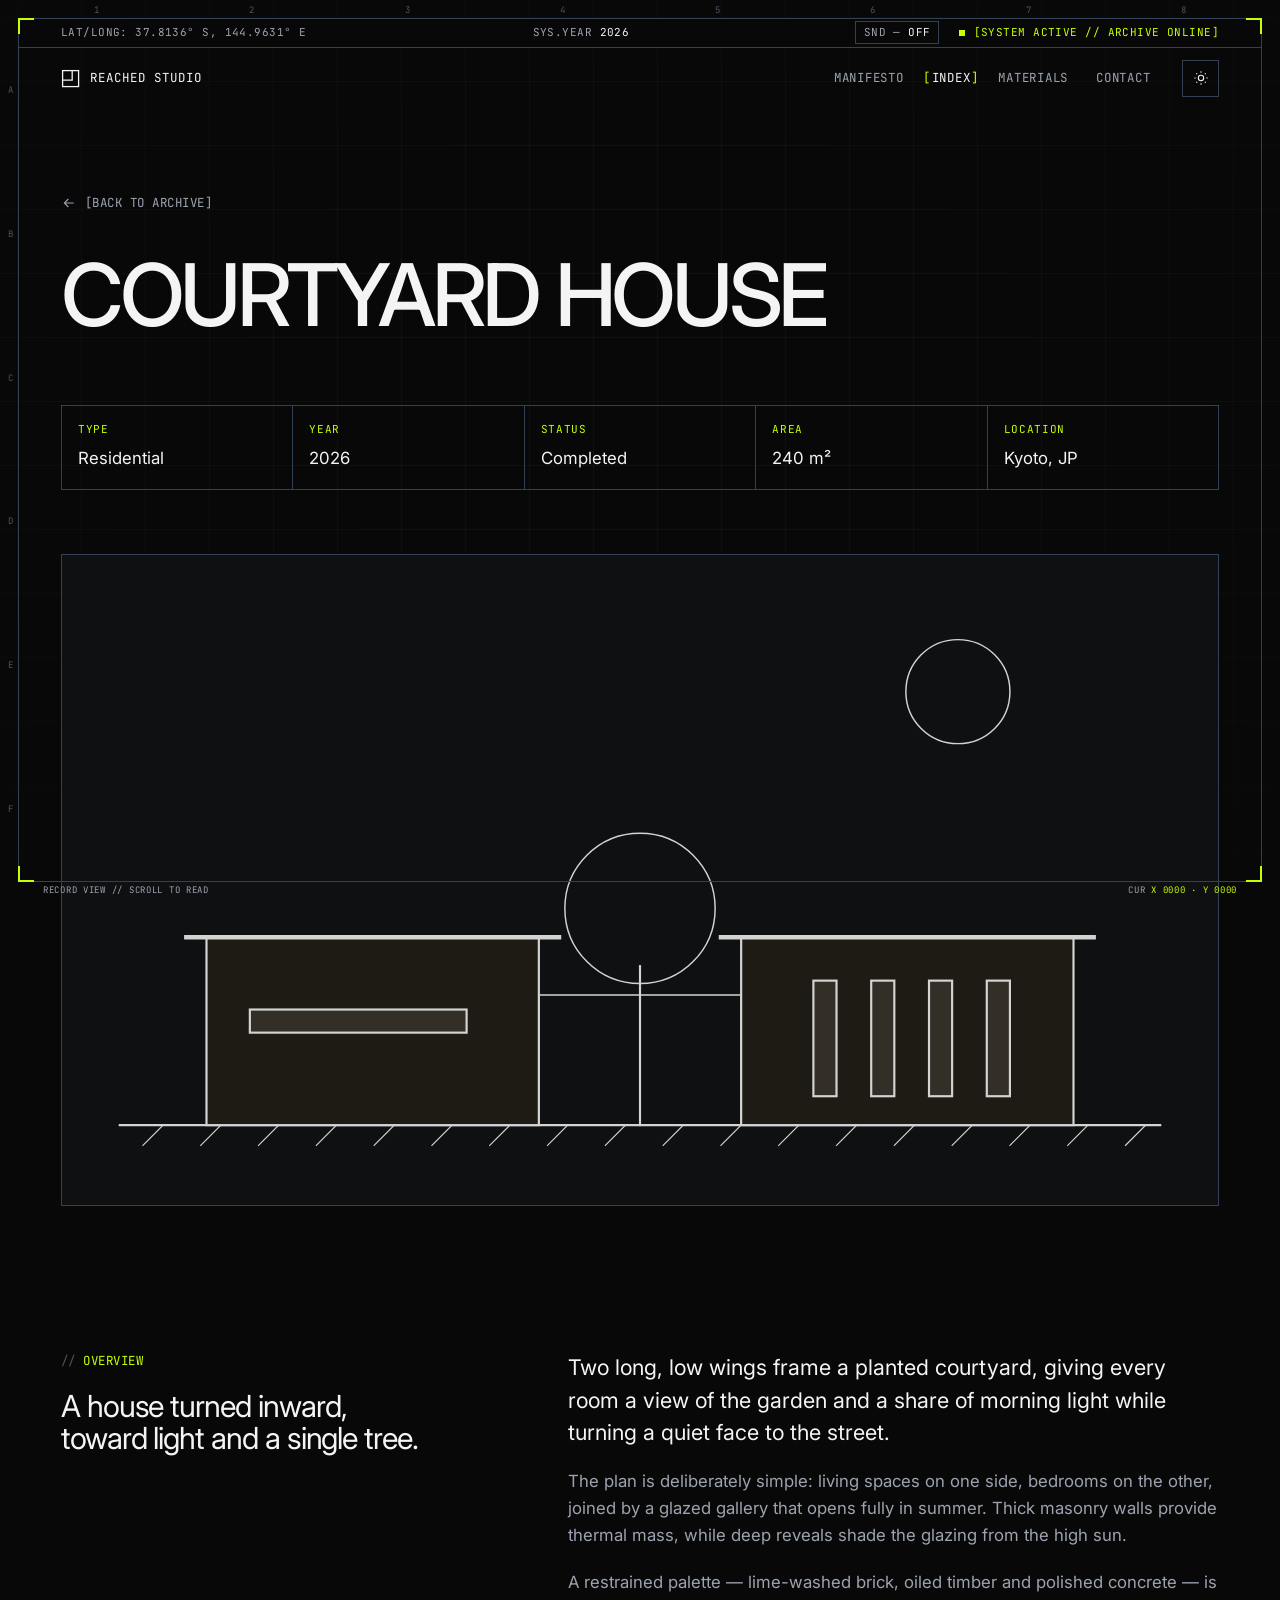
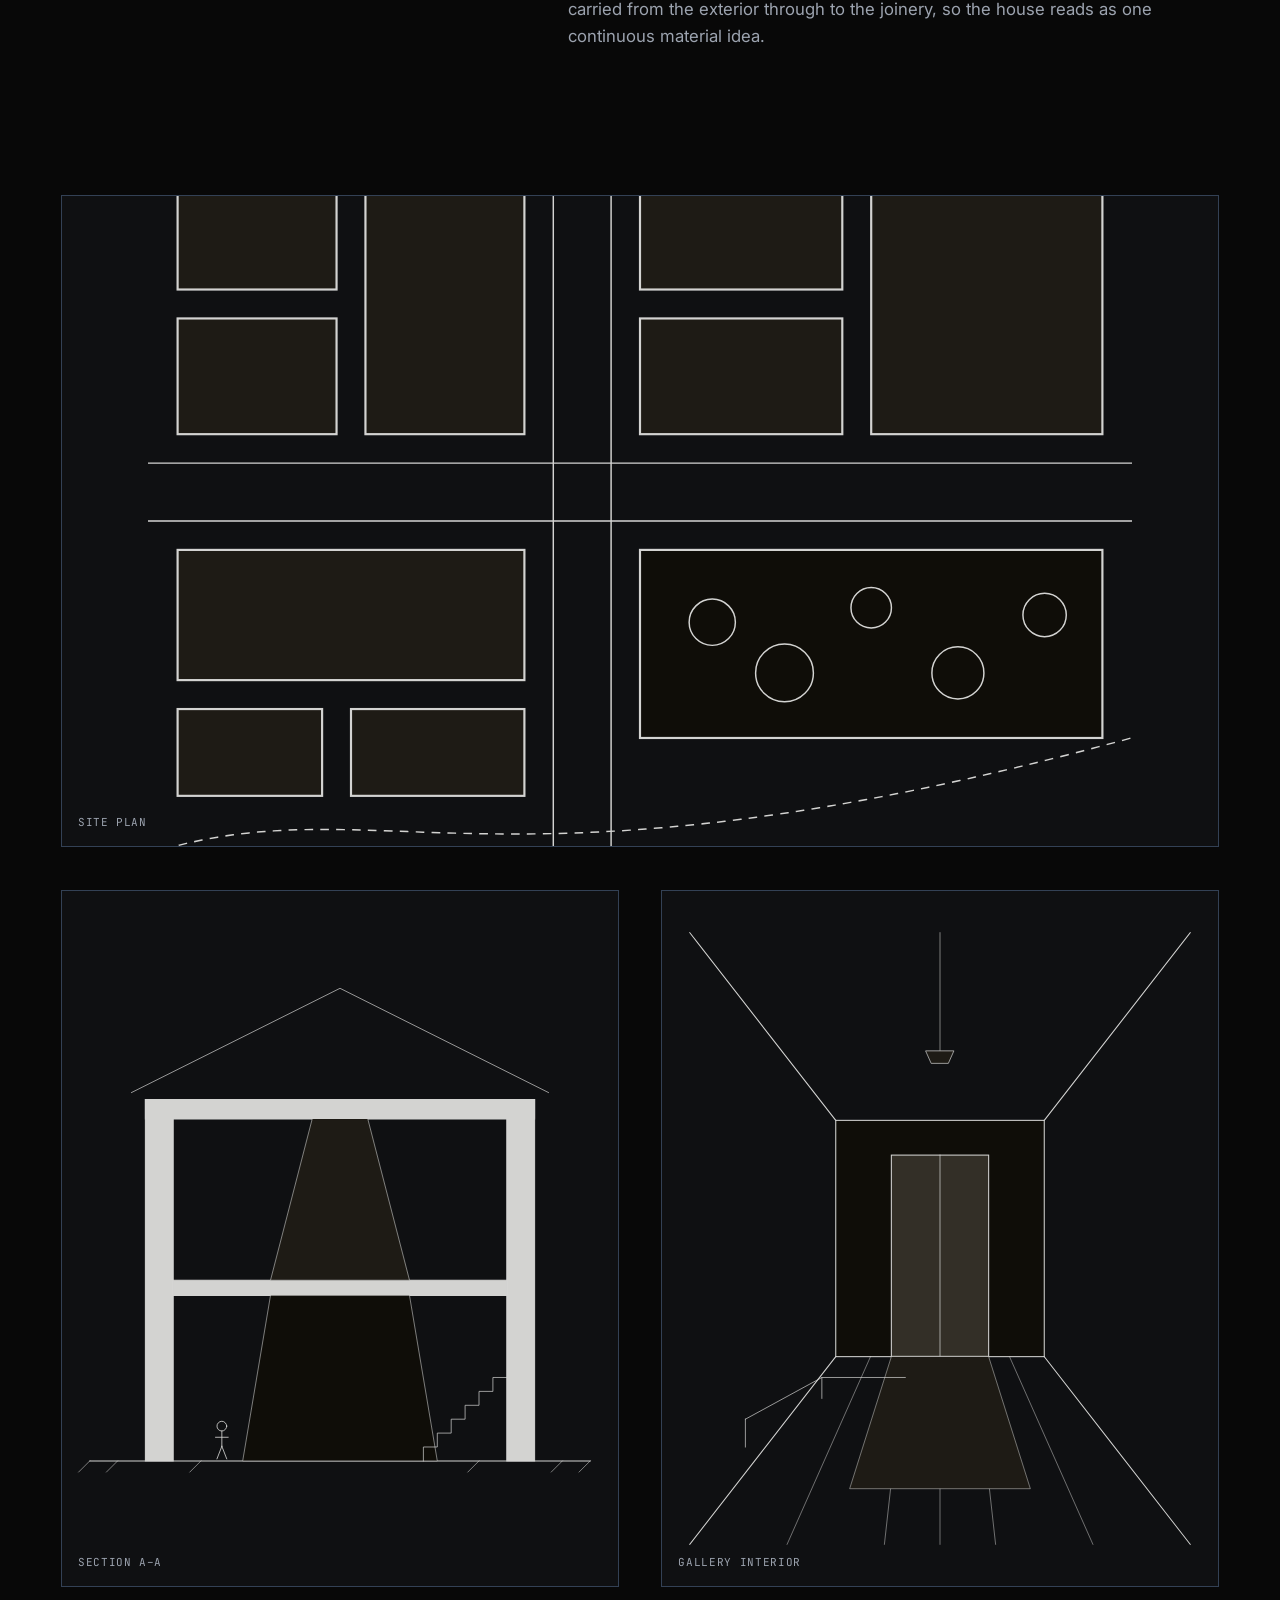
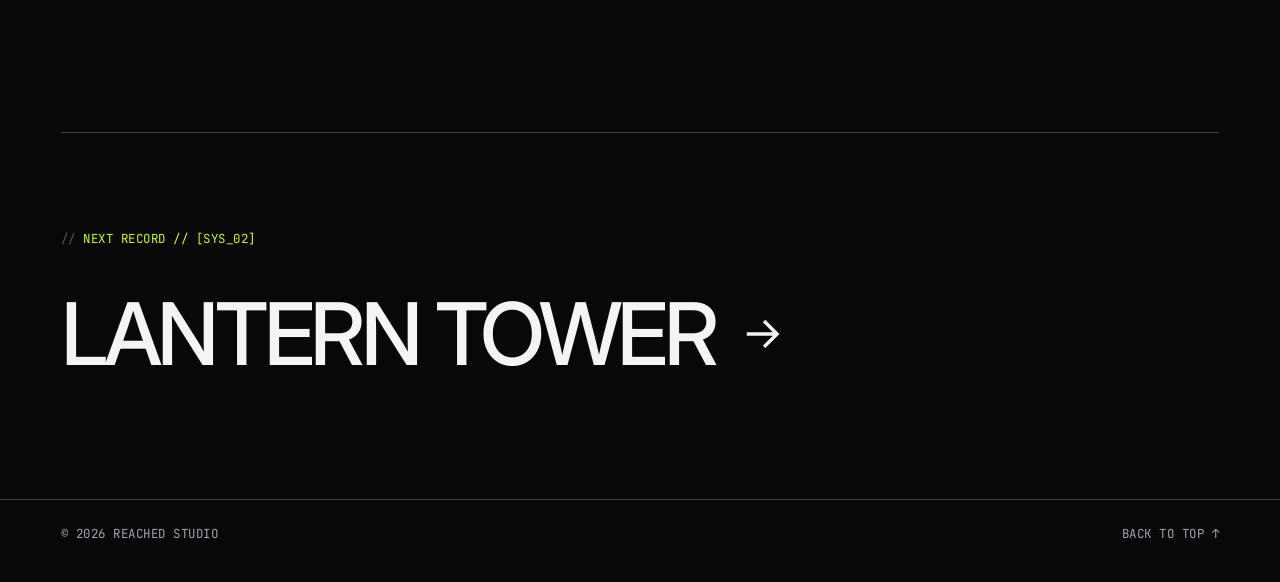
<file: project.html>
<!DOCTYPE html>
<html lang="en">
<head>
  <meta charset="utf-8" />
  <meta name="viewport" content="width=device-width, initial-scale=1" />
  <title>Courtyard House — Reached Studio</title>
  <meta name="description" content="Courtyard House: a single-storey home arranged around a planted courtyard, by Reached Studio." />
  <meta name="theme-color" content="#0d0d0d" />
  <link rel="icon" href="assets/favicon.svg" type="image/svg+xml" />

  <script>
    (function () {
      var d = document.documentElement;
      d.classList.add("js");
      try {
        var t = localStorage.getItem("theme");
        if (t === "light" || t === "dark") d.setAttribute("data-theme", t);
      } catch (e) {}
    })();
  </script>

  <link rel="preconnect" href="https://fonts.googleapis.com" />
  <link rel="preconnect" href="https://fonts.gstatic.com" crossorigin />
  <link rel="stylesheet" href="https://fonts.googleapis.com/css2?family=Inter:wght@300;400;500&family=JetBrains+Mono:wght@400&display=swap" />
  <link rel="stylesheet" href="assets/css/style.css" />
</head>
<body>
  <a class="skip-link" href="#main">Skip to content</a>

  <div class="sheet-grid" aria-hidden="true"></div>
  <div class="sheet-frame" aria-hidden="true">
    <div class="sheet-zones sheet-zones--top"><span>1</span><span>2</span><span>3</span><span>4</span><span>5</span><span>6</span><span>7</span><span>8</span></div>
    <div class="sheet-zones sheet-zones--left"><span>A</span><span>B</span><span>C</span><span>D</span><span>E</span><span>F</span></div>
    <span class="hud-corner hud-corner--tl"></span><span class="hud-corner hud-corner--tr"></span><span class="hud-corner hud-corner--bl"></span><span class="hud-corner hud-corner--br"></span>
    <div class="hud-bottom"><span>RECORD VIEW // SCROLL TO READ</span><span>CUR <b data-cursor>X 0000 · Y 0000</b></span></div>
  </div>

  <header class="site-header">
    <div class="status-bar mono">
      <div class="container">
        <span class="status-coord"><span class="status-prefix">LAT/LONG: </span>37.8136° S, 144.9631° E</span>
        <span class="status-year">SYS.YEAR <b data-year>2026</b></span>
        <span class="status-right"><button class="snd-toggle" type="button" aria-pressed="false" title="Sound (coming soon)">SND — <b>OFF</b></button>
        <span class="status-label" role="status"><span class="pulse" aria-hidden="true"></span><span class="status-full">[SYSTEM ACTIVE // ARCHIVE ONLINE]</span><span class="status-short">[ARCHIVE ONLINE]</span></span></span>
      </div>
    </div>
    <div class="container">
      <a class="brand" href="home.html" aria-label="Reached Studio, home">
        <svg class="brand-mark" viewBox="0 0 24 24" fill="none" stroke="currentColor" stroke-width="1.6" aria-hidden="true">
          <rect x="2" y="2" width="20" height="20" />
          <path d="M2 14h12V2" />
        </svg>
        Reached Studio
      </a>

      <nav class="nav" aria-label="Primary">
        <ul class="nav-links" id="nav-links">
          <li><a href="home.html#manifesto">Manifesto</a></li>
          <li><a href="home.html#index" aria-current="page">Index</a></li>
          <li><a href="home.html#materials">Materials</a></li>
          <li><a href="home.html#contact">Contact</a></li>
        </ul>
        <div class="header-actions">
          <button class="icon-btn theme-toggle" type="button" aria-label="Toggle colour theme">
            <svg class="icon-moon" viewBox="0 0 24 24" fill="none" stroke="currentColor" stroke-width="1.6" aria-hidden="true"><path d="M20 14.5A8 8 0 0 1 9.5 4a8 8 0 1 0 10.5 10.5Z" /></svg>
            <svg class="icon-sun" viewBox="0 0 24 24" fill="none" stroke="currentColor" stroke-width="1.6" aria-hidden="true"><circle cx="12" cy="12" r="4" /><path d="M12 2v2M12 20v2M2 12h2M20 12h2M4.9 4.9l1.4 1.4M17.7 17.7l1.4 1.4M4.9 19.1l1.4-1.4M17.7 6.3l1.4-1.4" /></svg>
          </button>
          <button class="icon-btn menu-toggle" type="button" aria-expanded="false" aria-controls="nav-links" aria-label="Open menu">
            <span></span>
          </button>
        </div>
      </nav>
    </div>
  </header>

  <main id="main">
    <article>
      <header class="project-hero container">
        <a class="back-link reveal" href="home.html#index">
          <svg viewBox="0 0 24 24" fill="none" stroke="currentColor" stroke-width="1.6" aria-hidden="true"><path d="M19 12H5M11 6l-6 6 6 6" /></svg>
          [Back to archive]
        </a>
        <h1 class="project-title reveal" style="--delay: .08s">Courtyard House</h1>

        <dl class="project-specs reveal" style="--delay: .16s">
          <div><dt>Type</dt><dd>Residential</dd></div>
          <div><dt>Year</dt><dd>2026</dd></div>
          <div><dt>Status</dt><dd>Completed</dd></div>
          <div><dt>Area</dt><dd>240 m²</dd></div>
          <div><dt>Location</dt><dd>Kyoto, JP</dd></div>
        </dl>
      </header>

      <div class="container reveal">
        <div class="frame project-cover">
          <img class="is-drawing" src="images/work/courtyard-house.svg" alt="Elevation of a low courtyard house with a tree at its centre" width="800" height="600" />
        </div>
      </div>

      <section class="container project-body">
        <div>
          <p class="label reveal">Overview</p>
          <h2 class="reveal" style="margin-top:1.25rem">A house turned inward, toward light and a single tree.</h2>
        </div>
        <div class="prose reveal">
          <p>
            Two long, low wings frame a planted courtyard, giving every room a view of the
            garden and a share of morning light while turning a quiet face to the street.
          </p>
          <p>
            The plan is deliberately simple: living spaces on one side, bedrooms on the other,
            joined by a glazed gallery that opens fully in summer. Thick masonry walls provide
            thermal mass, while deep reveals shade the glazing from the high sun.
          </p>
          <p>
            A restrained palette — lime-washed brick, oiled timber and polished concrete — is
            carried from the exterior through to the joinery, so the house reads as one
            continuous material idea.
          </p>
        </div>
      </section>

      <div class="container gallery">
        <figure class="frame frame--full reveal">
          <img class="is-drawing" src="images/work/courtyard-house-site-plan.svg" alt="Site plan showing surrounding blocks, streets and a park" loading="lazy" width="800" height="600" />
          <figcaption>Site plan</figcaption>
        </figure>
        <figure class="frame reveal">
          <img class="is-drawing" src="images/work/courtyard-house-section.svg" alt="Section through the house showing a central light shaft" loading="lazy" width="800" height="1000" />
          <figcaption>Section A–A</figcaption>
        </figure>
        <figure class="frame reveal" style="--delay: .1s">
          <img class="is-drawing" src="images/work/courtyard-house-interior.svg" alt="Interior perspective of the gallery with a tall window" loading="lazy" width="800" height="1000" />
          <figcaption>Gallery interior</figcaption>
        </figure>
      </div>

      <div class="container">
        <a class="next-project" href="project.html">
          <span class="label">Next record // [SYS_02]</span>
          <span class="project-title">
            Lantern Tower
            <svg viewBox="0 0 24 24" fill="none" stroke="currentColor" stroke-width="1.6" aria-hidden="true"><path d="M5 12h14M13 6l6 6-6 6" /></svg>
          </span>
        </a>
      </div>
    </article>
  </main>

  <footer class="site-footer">
    <div class="container">
      <span>&copy; <span data-year>2026</span> Reached Studio</span>
      <a href="#main">Back to top ↑</a>
    </div>
  </footer>

  <script src="assets/js/main.js" defer></script>
</body>
</html>
</file>
<file: assets/css/style.css>
/* ==========================================================================
   Reached Studio — cyber-brutalist archive sheet
   Tokens → base → sheet → status bar + header → sections → archive index →
   specimen → contact → project page → motion
   ========================================================================== */

/* ---------- Tokens (dark is the default) ---------- */

:root {
  --bg: #080808;
  --bg-elev: #0f1012;
  --fg: #f4f4f5;
  --fg-muted: #9ca3af;
  --fg-faint: #4b5563;
  --line: #1e293b;          /* slate-800 */
  --line-strong: #334155;   /* slate-700 */
  --grid: rgba(148, 163, 184, 0.055);
  --accent: #c6ff00;
  --accent-ink: #080808;
  --header-bg: rgba(8, 8, 8, 0.86);
  --drawing-filter: invert(1) hue-rotate(180deg) brightness(0.92);
  color-scheme: dark;

  --font-sans: "Inter", system-ui, -apple-system, "Segoe UI", Roboto, sans-serif;
  --font-mono: "JetBrains Mono", ui-monospace, "SFMono-Regular", Menlo, Consolas, monospace;

  --step--2: 0.6875rem;
  --step--1: clamp(0.72rem, 0.7rem + 0.1vw, 0.78rem);
  --step-0: clamp(0.98rem, 0.95rem + 0.15vw, 1.05rem);
  --step-1: clamp(1.1rem, 1rem + 0.45vw, 1.35rem);
  --step-2: clamp(1.3rem, 1.1rem + 1vw, 2rem);
  --step-3: clamp(1.9rem, 1.4rem + 2.4vw, 3.2rem);
  --step-4: clamp(2.5rem, 1.4rem + 5vw, 6.6rem);

  --frame: 10px;
  --gutter: clamp(1.25rem, 0.6rem + 2.6vw, 3rem);
  --max: 1480px;
  --status-h: 1.9rem;
  --header-h: 3.75rem;
  --top-h: calc(var(--status-h) + var(--header-h));
  --section-space: clamp(5rem, 3.5rem + 7vw, 10rem);

  --ease: cubic-bezier(0.22, 1, 0.36, 1);
}

:root[data-theme="light"] {
  --bg: #f3f3f1;
  --bg-elev: #e8e8e5;
  --fg: #080808;
  --fg-muted: #475569;
  --fg-faint: #94a3b8;
  --line: #cbd5e1;
  --line-strong: #94a3b8;
  --grid: rgba(51, 65, 85, 0.06);
  --accent: #4d7c0f;
  --accent-ink: #f3f3f1;
  --header-bg: rgba(243, 243, 241, 0.88);
  --drawing-filter: none;
  color-scheme: light;
}

@media (min-width: 800px) {
  :root {
    --frame: 18px;
  }
}

/* ---------- Base ---------- */

*,
*::before,
*::after {
  box-sizing: border-box;
}

html {
  -webkit-text-size-adjust: 100%;
  scroll-padding-top: calc(var(--frame) + var(--top-h) + 1rem);
}

@media (prefers-reduced-motion: no-preference) {
  html {
    scroll-behavior: smooth;
  }
}

body {
  margin: 0;
  background: var(--bg);
  color: var(--fg);
  font-family: var(--font-sans);
  font-size: var(--step-0);
  line-height: 1.6;
  -webkit-font-smoothing: antialiased;
  text-rendering: optimizeLegibility;
  overflow-x: hidden;
  transition: background-color 0.4s var(--ease), color 0.4s var(--ease);
}

body.menu-open {
  overflow: hidden;
}

img,
svg {
  display: block;
  max-width: 100%;
}

a {
  color: inherit;
  text-decoration: none;
}

h1,
h2,
h3,
p,
ul,
ol,
dl,
dd,
figure {
  margin: 0;
}

ul,
ol {
  padding: 0;
  list-style: none;
}

h1,
h2,
h3 {
  font-weight: 400;
  letter-spacing: -0.035em;
  line-height: 1.05;
  text-wrap: balance;
}

p {
  text-wrap: pretty;
}

::selection {
  background: var(--accent);
  color: var(--accent-ink);
}

:focus-visible {
  outline: 1px solid var(--accent);
  outline-offset: 3px;
}

.skip-link {
  position: absolute;
  left: 1.5rem;
  top: -3rem;
  z-index: 100;
  padding: 0.6rem 1rem;
  background: var(--accent);
  color: var(--accent-ink);
  font-family: var(--font-mono);
  font-size: var(--step--1);
  text-transform: uppercase;
}

.skip-link:focus {
  top: 1.5rem;
}

.visually-hidden {
  position: absolute;
  width: 1px;
  height: 1px;
  overflow: hidden;
  clip: rect(0 0 0 0);
  white-space: nowrap;
}

.mono {
  font-family: var(--font-mono);
  font-size: var(--step--1);
  font-weight: 400;
  letter-spacing: 0.04em;
  text-transform: uppercase;
}

.container {
  width: 100%;
  max-width: var(--max);
  margin-inline: auto;
  padding-inline: calc(var(--frame) + var(--gutter));
}

.section {
  position: relative;
  padding-block: var(--section-space);
}

@keyframes blink {
  50% {
    opacity: 0;
  }
}

/* ---------- Sheet: grid, border, zone markers ---------- */

.sheet-grid {
  position: fixed;
  inset: 0;
  z-index: -1;
  pointer-events: none;
  background-image:
    linear-gradient(to right, var(--grid) 1px, transparent 1px),
    linear-gradient(to bottom, var(--grid) 1px, transparent 1px);
  background-size: 64px 64px;
  background-position: calc(var(--frame) - 1px) calc(var(--frame) - 1px);
  -webkit-mask-image: radial-gradient(ellipse 90% 80% at 50% 40%, #000 30%, transparent 100%);
  mask-image: radial-gradient(ellipse 90% 80% at 50% 40%, #000 30%, transparent 100%);
}

.sheet-frame {
  position: fixed;
  inset: var(--frame);
  z-index: 60;
  pointer-events: none;
  border: 1px solid var(--line-strong);
}

.sheet-zones {
  display: none;
}

@media (min-width: 800px) {
  .sheet-zones {
    position: absolute;
    display: flex;
    justify-content: space-around;
    align-items: center;
    font-family: var(--font-mono);
    font-size: 9px;
    line-height: 1;
    color: var(--fg-faint);
  }

  .sheet-zones--top {
    left: 0;
    right: 0;
    bottom: 100%;
    height: var(--frame);
  }

  .sheet-zones--left {
    top: 0;
    bottom: 0;
    right: 100%;
    width: var(--frame);
    flex-direction: column;
  }
}

/* ---------- Status bar + header ---------- */

.site-header {
  position: fixed;
  top: var(--frame);
  left: var(--frame);
  right: var(--frame);
  z-index: 50;
  border-bottom: 1px solid transparent;
  transition: background-color 0.3s var(--ease), border-color 0.3s var(--ease),
    transform 0.4s var(--ease);
}

.site-header.is-scrolled {
  background: var(--header-bg);
  border-color: var(--line-strong);
  -webkit-backdrop-filter: blur(14px);
  backdrop-filter: blur(14px);
}

.site-header.is-hidden {
  transform: translateY(calc(-100% - var(--frame)));
}

.status-bar {
  height: var(--status-h);
  border-bottom: 1px solid var(--line-strong);
  background: var(--bg);
  color: var(--fg-muted);
  font-size: var(--step--2);
}

.status-bar .container {
  display: flex;
  align-items: center;
  justify-content: space-between;
  gap: 1rem;
  height: 100%;
  padding-inline: var(--gutter);
  white-space: nowrap;
  overflow: hidden;
}

.status-bar b {
  font-weight: 400;
  color: var(--fg);
}

.status-label {
  display: inline-flex;
  align-items: center;
  gap: 0.55rem;
  color: var(--accent);
}

.pulse {
  width: 6px;
  height: 6px;
  background: var(--accent);
  animation: blink 1.2s steps(1) infinite;
}

.status-short {
  display: none;
}

@media (max-width: 600px) {
  .status-year,
  .status-full {
    display: none;
  }

  .status-short {
    display: inline;
  }
}

.site-header > .container {
  display: flex;
  align-items: center;
  justify-content: space-between;
  gap: 1.5rem;
  height: var(--header-h);
  padding-inline: var(--gutter);
}

.brand {
  display: inline-flex;
  align-items: center;
  gap: 0.65rem;
  font-family: var(--font-mono);
  font-size: var(--step--1);
  font-weight: 400;
  letter-spacing: 0.08em;
  text-transform: uppercase;
}

.brand-mark {
  width: 1.2rem;
  height: 1.2rem;
  flex: none;
}

.readout {
  display: none;
  gap: 1.25rem;
  color: var(--fg-muted);
  font-variant-numeric: tabular-nums;
}

.readout b {
  font-weight: 400;
  color: var(--fg);
}

.readout .dot {
  display: inline-block;
  width: 5px;
  height: 5px;
  margin-right: 0.5rem;
  background: var(--accent);
  vertical-align: 0.1em;
}

@media (min-width: 1100px) {
  .readout {
    display: flex;
  }
}

.nav {
  display: flex;
  align-items: center;
  gap: 2rem;
}

.nav-links {
  display: flex;
  gap: 1.75rem;
  font-family: var(--font-mono);
  font-size: var(--step--1);
  letter-spacing: 0.06em;
  text-transform: uppercase;
}

.nav-links a {
  position: relative;
  color: var(--fg-muted);
  transition: color 0.2s ease;
}

.nav-links a:hover,
.nav-links a[aria-current] {
  color: var(--fg);
}

.nav-links a::before {
  content: "[";
  position: absolute;
  left: -0.7em;
  color: var(--accent);
  opacity: 0;
}

.nav-links a::after {
  content: "]";
  position: absolute;
  right: -0.7em;
  color: var(--accent);
  opacity: 0;
}

.nav-links a[aria-current]::before,
.nav-links a[aria-current]::after,
.nav-links a:hover::before,
.nav-links a:hover::after {
  opacity: 1;
}

.header-actions {
  display: flex;
  align-items: center;
  gap: 0.5rem;
}

.icon-btn {
  display: inline-grid;
  place-items: center;
  width: 2.3rem;
  height: 2.3rem;
  padding: 0;
  border: 1px solid var(--line-strong);
  border-radius: 0;
  background: transparent;
  color: var(--fg);
  cursor: pointer;
  transition: border-color 0.2s ease, background-color 0.2s ease, color 0.2s ease;
}

.icon-btn:hover {
  border-color: var(--accent);
  color: var(--accent);
}

.icon-btn svg {
  width: 1rem;
  height: 1rem;
}

.theme-toggle .icon-moon {
  display: none;
}

:root[data-theme="light"] .theme-toggle .icon-moon {
  display: block;
}

:root[data-theme="light"] .theme-toggle .icon-sun {
  display: none;
}

.menu-toggle {
  display: none;
}

.menu-toggle span {
  position: relative;
  display: block;
  width: 1rem;
  height: 1px;
  background: currentColor;
}

.menu-toggle span::before,
.menu-toggle span::after {
  content: "";
  position: absolute;
  left: 0;
  width: 100%;
  height: 1px;
  background: currentColor;
  transition: transform 0.35s var(--ease);
}

.menu-toggle span::before {
  transform: translateY(-4px);
}

.menu-toggle span::after {
  transform: translateY(4px);
}

.menu-toggle[aria-expanded="true"] span {
  background: transparent;
}

.menu-toggle[aria-expanded="true"] span::before {
  transform: rotate(45deg);
}

.menu-toggle[aria-expanded="true"] span::after {
  transform: rotate(-45deg);
}

@media (max-width: 800px) {
  .menu-toggle {
    display: inline-grid;
  }

  .nav-links {
    position: fixed;
    top: calc(var(--frame) + var(--top-h));
    left: var(--frame);
    right: var(--frame);
    bottom: var(--frame);
    flex-direction: column;
    gap: 0;
    padding: 1.5rem var(--gutter);
    background: var(--bg);
    font-size: var(--step-2);
    opacity: 0;
    visibility: hidden;
    transform: translateY(-0.75rem);
    transition: opacity 0.35s var(--ease), transform 0.35s var(--ease),
      visibility 0s linear 0.35s;
  }

  .nav-links.is-open {
    opacity: 1;
    visibility: visible;
    transform: none;
    transition-delay: 0s;
  }

  .nav-links li {
    border-bottom: 1px solid var(--line-strong);
  }

  .nav-links a {
    display: block;
    padding-block: 1rem;
    color: var(--fg);
  }

  .nav-links a::before,
  .nav-links a::after {
    display: none;
  }

  body.menu-open .site-header {
    background: var(--bg);
    border-color: var(--line-strong);
    transform: none;
  }
}

/* ---------- Section heads ---------- */

.sheet-head {
  position: relative;
  display: grid;
  grid-template-columns: 1fr;
  gap: 0.75rem 2rem;
  align-items: end;
  margin-bottom: clamp(2.5rem, 2rem + 3vw, 4.5rem);
  padding-top: 1.25rem;
  border-top: 1px solid var(--line-strong);
}

.sheet-head::before,
.sheet-head::after {
  content: "";
  position: absolute;
  top: -6px;
  width: 11px;
  height: 11px;
  background:
    linear-gradient(var(--accent), var(--accent)) 5px 0 / 1px 100% no-repeat,
    linear-gradient(var(--accent), var(--accent)) 0 5px / 100% 1px no-repeat;
}

.sheet-head::before {
  left: -6px;
}

.sheet-head::after {
  right: -6px;
}

.sheet-head h2 {
  font-size: var(--step-3);
  font-weight: 500;
  letter-spacing: -0.04em;
  text-transform: uppercase;
}

.sheet-head .mono {
  color: var(--fg-muted);
}

.sheet-head .mono:first-child {
  color: var(--accent);
}

@media (min-width: 800px) {
  .sheet-head {
    grid-template-columns: 15rem 1fr auto;
  }
}

/* ---------- Hero / manifesto ---------- */

.hero {
  padding-top: calc(var(--frame) + var(--top-h) + clamp(2.5rem, 1.5rem + 5vw, 6.5rem));
  padding-bottom: clamp(3rem, 2rem + 4vw, 6rem);
}

.hero-meta {
  display: flex;
  flex-wrap: wrap;
  justify-content: space-between;
  gap: 0.5rem 2rem;
  padding-bottom: 1rem;
  border-bottom: 1px solid var(--line-strong);
  color: var(--fg-muted);
}

.hero-meta span:first-child {
  color: var(--accent);
}

.manifesto {
  margin-top: clamp(2rem, 1.5rem + 3vw, 4rem);
  font-size: var(--step-4);
  font-weight: 400;
  line-height: 1;
  letter-spacing: -0.05em;
  text-wrap: initial;
}

.manifesto .line {
  display: block;
  overflow: hidden;
  padding-bottom: 0.08em;
  color: var(--fg-faint);
}

:root[data-theme="light"] .manifesto .line {
  color: var(--fg-faint);
}

.manifesto .line-inner {
  display: inline-block;
}

.manifesto strong {
  font-weight: 500;
  color: var(--fg);
}

.manifesto sup {
  display: inline-block;
  width: 3rem;
  font-family: var(--font-mono);
  font-size: var(--step--1);
  font-weight: 400;
  letter-spacing: 0.04em;
  color: var(--accent);
  vertical-align: top;
  position: relative;
  top: 0.9em;
}

@media (min-width: 800px) {
  .manifesto sup {
    width: 4.5rem;
  }
}

/* Terminal cursor after the last line */
.manifesto .line:last-child .line-inner::after {
  content: "";
  display: inline-block;
  width: 0.42em;
  height: 0.08em;
  margin-left: 0.12em;
  background: var(--accent);
  animation: blink 1s steps(1) infinite;
}

.hero-foot {
  display: grid;
  gap: 2.5rem var(--gutter);
  margin-top: clamp(3rem, 2rem + 4vw, 5.5rem);
}

@media (min-width: 900px) {
  .hero-foot {
    grid-template-columns: 1fr 1fr auto;
    align-items: start;
  }
}

.notes h2 {
  margin-bottom: 1rem;
  color: var(--fg-muted);
}

.notes ol {
  display: grid;
  gap: 0.75rem;
  counter-reset: note;
}

.notes li {
  display: grid;
  grid-template-columns: 3rem 1fr;
  color: var(--fg-muted);
  font-size: 0.95rem;
  counter-increment: note;
}

.notes li::before {
  content: "[" counter(note, decimal-leading-zero) "]";
  font-family: var(--font-mono);
  font-size: var(--step--1);
  color: var(--fg);
  padding-top: 0.2em;
}

.north {
  display: flex;
  align-items: flex-end;
  gap: 2rem;
  color: var(--fg-muted);
}

.north svg {
  height: 88px;
  width: auto;
}

/* Plate: lead image with a dimension line */

.plate {
  position: relative;
}

.dim {
  position: relative;
  height: 14px;
  margin-bottom: 0.9rem;
  border-inline: 1px solid var(--line-strong);
  color: var(--fg-muted);
}

.dim::before {
  content: "";
  position: absolute;
  left: 0;
  right: 0;
  top: 50%;
  height: 1px;
  background: var(--line-strong);
}

.dim span {
  position: absolute;
  left: 50%;
  top: 50%;
  transform: translate(-50%, -50%);
  padding-inline: 0.75rem;
  background: var(--bg);
  white-space: nowrap;
}

.frame {
  position: relative;
  overflow: hidden;
  background: var(--bg-elev);
}

.frame img {
  width: 100%;
  height: 100%;
  object-fit: cover;
  transition: transform 1.2s var(--ease);
}

/* Line-drawing placeholders invert on the dark sheet.
   The render tool removes .is-drawing when a real image is swapped in. */
img.is-drawing {
  filter: var(--drawing-filter);
}

.plate-media {
  aspect-ratio: 16 / 9;
  border: 1px solid var(--line-strong);
}

@media (max-width: 600px) {
  .plate-media {
    aspect-ratio: 4 / 3;
  }
}

.plate-caption {
  display: grid;
  grid-template-columns: auto 1fr auto;
  gap: 1.5rem;
  margin-top: 0.9rem;
  color: var(--fg-muted);
}

/* ---------- Archive index ---------- */

.spec-cols,
.spec-row {
  display: grid;
  grid-template-columns: 6.5rem minmax(0, 2.2fr) minmax(0, 1.2fr) minmax(0, 1.9fr) 4.5rem 1.25rem;
  gap: 1rem;
  align-items: baseline;
}

.spec-cols {
  padding-bottom: 0.9rem;
  color: var(--fg-muted);
  border-bottom: 1px solid var(--line-strong);
}

.spec-list {
  font-family: var(--font-mono);
  text-transform: uppercase;
  letter-spacing: 0.04em;
}

.spec-row {
  position: relative;
  isolation: isolate;
  padding: clamp(1rem, 0.8rem + 0.8vw, 1.5rem) 0.75rem;
  margin-inline: -0.75rem;
  border-bottom: 1px solid var(--line-strong);
  transition: opacity 0.3s var(--ease), color 0.15s linear;
}

/* Inverted highlight bar on hover, like a selected database row */
.spec-row::before {
  content: "";
  position: absolute;
  inset: 0;
  z-index: -1;
  background: var(--fg);
  transform: scaleX(0);
  transform-origin: left;
  transition: transform 0.35s var(--ease);
}

.spec-num,
.spec-typ,
.spec-year,
.spec-coord {
  font-size: var(--step--1);
  color: var(--fg-muted);
  font-variant-numeric: tabular-nums;
  transition: color 0.15s linear;
}

.spec-num {
  color: var(--accent);
}

.spec-name {
  font-size: var(--step-1);
  color: var(--fg);
  line-height: 1.2;
}

/* "//" separators between fields */
.spec-name::before,
.spec-typ::before,
.spec-loc::before,
.spec-year::before {
  content: "// ";
  color: var(--fg-faint);
  transition: color 0.15s linear;
}

.spec-loc {
  display: flex;
  flex-direction: column;
  gap: 0.15rem;
  font-size: var(--step--1);
  color: var(--fg);
}

.spec-coord {
  padding-left: 2.2ch;
  font-size: var(--step--2);
}

.spec-arrow {
  width: 1.1rem;
  height: 1.1rem;
  align-self: center;
  opacity: 0;
  transition: opacity 0.2s ease;
}

.spec-thumb {
  display: none;
}

.spec-row:hover,
.spec-row:focus-visible {
  color: var(--bg);
}

.spec-row:hover::before,
.spec-row:focus-visible::before {
  transform: scaleX(1);
}

.spec-row:hover :is(.spec-num, .spec-name, .spec-typ, .spec-year, .spec-loc, .spec-coord),
.spec-row:focus-visible :is(.spec-num, .spec-name, .spec-typ, .spec-year, .spec-loc, .spec-coord) {
  color: var(--bg);
}

.spec-row:hover :is(.spec-name, .spec-typ, .spec-loc, .spec-year)::before,
.spec-row:focus-visible :is(.spec-name, .spec-typ, .spec-loc, .spec-year)::before {
  color: var(--fg-muted);
}

.spec-row:hover .spec-arrow,
.spec-row:focus-visible .spec-arrow {
  opacity: 1;
}

.spec-row:focus-visible {
  outline: none;
}

@media (hover: hover) and (pointer: fine) {
  .spec-list:hover .spec-row {
    opacity: 0.4;
  }

  .spec-list .spec-row:hover {
    opacity: 1;
  }
}

/* Touch and narrow screens: stacked entries with an inline thumbnail */
@media (max-width: 799px), (hover: none) {
  .spec-cols {
    display: none;
  }

  .spec-list {
    border-top: 1px solid var(--line-strong);
  }

  .spec-row {
    grid-template-columns: minmax(0, 1fr) clamp(5.5rem, 26vw, 9rem);
    gap: 0.3rem 1rem;
    align-items: start;
    margin-inline: 0;
    padding-inline: 0;
  }

  .spec-num { grid-column: 1; grid-row: 1; }
  .spec-name { grid-column: 1; grid-row: 2; }
  .spec-typ { grid-column: 1; grid-row: 3; }
  .spec-loc { grid-column: 1; grid-row: 4; }
  .spec-year { grid-column: 1; grid-row: 5; }
  .spec-name::before { content: none; }
  .spec-arrow { display: none; }

  .spec-thumb {
    display: block;
    grid-column: 2;
    grid-row: 1 / span 5;
    aspect-ratio: 4 / 3;
    border: 1px solid var(--line-strong);
  }

  .spec-row::before {
    display: none;
  }
}

/* Floating preview that follows the cursor over the index */
.preview {
  position: fixed;
  top: 0;
  left: 0;
  z-index: 40;
  width: clamp(240px, 23vw, 380px);
  pointer-events: none;
  will-change: transform;
}

.preview-inner {
  position: relative;
  opacity: 0;
  transform: scale(0.9);
  transition: opacity 0.3s ease, transform 0.5s var(--ease);
}

.preview.is-active .preview-inner {
  opacity: 1;
  transform: none;
}

.preview figure {
  position: absolute;
  top: 0;
  left: 0;
  width: 100%;
  background: var(--bg-elev);
  border: 1px solid var(--accent);
  clip-path: inset(100% 0 0 0);
  transition: clip-path 0.55s var(--ease);
}

/* Faint scanlines over the preview image */
.preview figure::after {
  content: "";
  position: absolute;
  inset: 0;
  pointer-events: none;
  background: repeating-linear-gradient(0deg, rgba(0, 0, 0, 0.22) 0 1px, transparent 1px 3px);
}

.preview figure.is-current {
  clip-path: inset(0 0 0 0);
  z-index: 1;
}

.preview img {
  width: 100%;
  height: auto;
}

.preview figcaption {
  position: absolute;
  left: -1px;
  right: -1px;
  bottom: 100%;
  display: flex;
  justify-content: space-between;
  padding: 0.25rem 0.5rem;
  background: var(--accent);
  color: var(--accent-ink);
  font-family: var(--font-mono);
  font-size: var(--step--2);
  letter-spacing: 0.04em;
  text-transform: uppercase;
}

@media (max-width: 799px), (hover: none) {
  .preview {
    display: none;
  }
}

/* ---------- Material & acoustic specimen ---------- */

.ticker {
  display: flex;
  overflow: hidden;
  border-block: 1px solid var(--line-strong);
  -webkit-mask-image: linear-gradient(90deg, transparent, #000 7%, #000 93%, transparent);
  mask-image: linear-gradient(90deg, transparent, #000 7%, #000 93%, transparent);
}

.ticker-track {
  display: flex;
  flex: none;
}

.ticker.is-ready .ticker-track {
  animation: ticker 70s linear infinite;
}

.ticker:hover .ticker-track {
  animation-play-state: paused;
}

@keyframes ticker {
  to {
    transform: translateX(-100%);
  }
}

.material {
  display: grid;
  grid-template-columns: auto auto;
  gap: 0.2rem 1rem;
  align-items: center;
  padding: 1.1rem clamp(1.25rem, 1rem + 1.5vw, 2.5rem);
  border-right: 1px solid var(--line-strong);
}

.material .swatch {
  grid-row: 1 / span 3;
  width: 44px;
  height: 44px;
}

.material-code {
  font-family: var(--font-mono);
  font-size: var(--step--2);
  color: var(--accent);
  letter-spacing: 0.04em;
}

.material-name {
  font-family: var(--font-mono);
  font-size: var(--step--1);
  letter-spacing: 0.04em;
  text-transform: uppercase;
  white-space: nowrap;
}

.material-spec {
  font-family: var(--font-mono);
  font-size: var(--step--2);
  letter-spacing: 0.04em;
  text-transform: uppercase;
  color: var(--fg-muted);
  white-space: nowrap;
}

.specimen-cols,
.specimen {
  display: grid;
  grid-template-columns: 64px 4.5rem minmax(0, 2.2fr) minmax(0, 1.6fr) 10rem minmax(0, 1.2fr);
  gap: 1.25rem;
  align-items: center;
}

.specimen-cols {
  margin-top: clamp(2.5rem, 2rem + 3vw, 4rem);
  padding-bottom: 0.9rem;
  border-bottom: 1px solid var(--line-strong);
  color: var(--fg-muted);
}

.specimen {
  padding-block: 1.1rem;
  border-bottom: 1px solid var(--line-strong);
}

.swatch {
  display: block;
  width: 64px;
  height: 64px;
  border: 1px solid var(--line-strong);
}

.specimen-code {
  font-family: var(--font-mono);
  font-size: var(--step--1);
  color: var(--accent);
}

.specimen-name {
  font-size: var(--step-1);
  font-weight: 500;
  letter-spacing: -0.02em;
  line-height: 1.2;
}

.specimen-finish,
.specimen-use {
  font-family: var(--font-mono);
  font-size: var(--step--2);
  letter-spacing: 0.04em;
  text-transform: uppercase;
  color: var(--fg-muted);
}

.specimen-acoustic {
  display: grid;
  gap: 0.45rem;
}

.tag {
  font-family: var(--font-mono);
  font-size: var(--step--2);
  letter-spacing: 0.06em;
  text-transform: uppercase;
  color: var(--fg);
}

.tag--absorb {
  color: var(--accent);
}

.tag--reflect {
  color: var(--fg-muted);
}

/* Relative absorption: five segments, filled by data-level */
.meter {
  display: flex;
  gap: 3px;
}

.meter i {
  width: 14px;
  height: 6px;
  border: 1px solid var(--line-strong);
}

.meter[data-level="1"] i:nth-child(-n + 1),
.meter[data-level="2"] i:nth-child(-n + 2),
.meter[data-level="3"] i:nth-child(-n + 3),
.meter[data-level="4"] i:nth-child(-n + 4),
.meter[data-level="5"] i:nth-child(-n + 5) {
  background: var(--accent);
  border-color: var(--accent);
}

.specimen-note {
  margin-top: 1.25rem;
  max-width: 70ch;
  color: var(--fg-muted);
}

@media (max-width: 899px) {
  .specimen-cols {
    display: none;
  }

  .specimen {
    grid-template-columns: 64px minmax(0, 1fr);
    gap: 0.35rem 1rem;
    align-items: start;
  }

  .specimen .swatch {
    grid-row: 1 / span 5;
  }

  .specimen > :not(.swatch) {
    grid-column: 2;
  }

  .specimen-acoustic {
    grid-template-columns: auto auto;
    justify-content: start;
    align-items: center;
    gap: 0.75rem;
    margin-top: 0.25rem;
  }

  .specimen:first-of-type {
    border-top: 1px solid var(--line-strong);
    margin-top: 2rem;
  }
}

/* Swatches are pure CSS so they stay crisp and weightless */
.swatch--honeycomb {
  background:
    radial-gradient(circle, #4b5058 0 3.1px, #25272b 3.5px 4.3px, transparent 4.6px) 0 0 / 10px 17.32px,
    radial-gradient(circle, #4b5058 0 3.1px, #25272b 3.5px 4.3px, transparent 4.6px) 5px 8.66px / 10px 17.32px,
    #25272b;
}

.swatch--concrete {
  background:
    radial-gradient(circle at 30% 40%, rgba(0, 0, 0, 0.28) 0 0.6px, transparent 1.2px) 0 0 / 7px 7px,
    radial-gradient(circle at 70% 20%, rgba(255, 255, 255, 0.22) 0 0.6px, transparent 1.2px) 0 0 / 11px 11px,
    repeating-linear-gradient(0deg, transparent 0 15px, rgba(0, 0, 0, 0.14) 15px 16px),
    linear-gradient(160deg, #9a968f, #7c7973);
}

.swatch--oak {
  background:
    repeating-linear-gradient(90deg, rgba(0, 0, 0, 0.28) 0 1px, transparent 1px 3px, rgba(255, 255, 255, 0.12) 3px 5px, transparent 5px 8px),
    linear-gradient(180deg, #c09063, #9d7048);
}

.swatch--woodwool {
  background:
    repeating-linear-gradient(35deg, rgba(90, 78, 55, 0.5) 0 1px, transparent 1px 4px),
    repeating-linear-gradient(-50deg, rgba(255, 255, 255, 0.18) 0 1px, transparent 1px 5px),
    repeating-linear-gradient(80deg, rgba(60, 55, 45, 0.35) 0 1px, transparent 1px 6px),
    #b3a88f;
}

.swatch--steel {
  background:
    repeating-linear-gradient(90deg, rgba(255, 255, 255, 0.05) 0 1px, transparent 1px 2px),
    linear-gradient(125deg, #2f3134 0%, #7d8084 35%, #43464a 52%, #a3a6aa 72%, #3a3c40 100%);
}

.swatch--marble {
  background:
    linear-gradient(118deg, transparent 38%, rgba(110, 104, 98, 0.5) 39.5%, transparent 41.5%),
    linear-gradient(152deg, transparent 58%, rgba(110, 104, 98, 0.35) 59%, transparent 60.5%),
    linear-gradient(95deg, transparent 70%, rgba(150, 144, 138, 0.3) 71%, transparent 72%),
    linear-gradient(180deg, #ece9e3, #d9d5ce);
}

.swatch--plaster {
  background:
    radial-gradient(ellipse at 25% 30%, rgba(255, 255, 255, 0.35), transparent 55%),
    radial-gradient(ellipse at 75% 75%, rgba(120, 105, 85, 0.25), transparent 60%),
    #d5cbb8;
}

.swatch--terrazzo {
  background:
    radial-gradient(circle at 20% 25%, #8a7a66 0 2px, transparent 2.5px),
    radial-gradient(circle at 65% 35%, #3d3a36 0 1.5px, transparent 2px),
    radial-gradient(circle at 40% 70%, #b36b4c 0 2.5px, transparent 3px),
    radial-gradient(circle at 80% 80%, #6f6a62 0 1.5px, transparent 2px),
    radial-gradient(circle at 10% 85%, #9b9181 0 1.5px, transparent 2px),
    #e2ddd3;
  background-size: 22px 22px;
}

/* ---------- Contact / title block ---------- */

.contact-email {
  display: inline-block;
  font-size: var(--step-4);
  font-weight: 500;
  letter-spacing: -0.05em;
  line-height: 1;
  overflow-wrap: anywhere;
  background: linear-gradient(var(--accent), var(--accent)) 0 100% / 0 2px no-repeat;
  padding-bottom: 0.08em;
  transition: background-size 0.5s var(--ease), color 0.2s ease;
}

.contact-email:hover {
  color: var(--accent);
  background-size: 100% 2px;
}

.title-block {
  display: grid;
  grid-template-columns: repeat(2, 1fr);
  margin-top: clamp(3rem, 2rem + 4vw, 6rem);
  border-top: 1px solid var(--line-strong);
  border-left: 1px solid var(--line-strong);
}

@media (min-width: 900px) {
  .title-block {
    grid-template-columns: repeat(4, 1fr);
  }
}

.title-block > div {
  padding: 1rem 1.1rem 1.25rem;
  border-right: 1px solid var(--line-strong);
  border-bottom: 1px solid var(--line-strong);
}

.title-block dt {
  margin-bottom: 0.6rem;
  font-family: var(--font-mono);
  font-size: var(--step--2);
  letter-spacing: 0.06em;
  text-transform: uppercase;
  color: var(--accent);
}

.title-block dd {
  font-size: 0.95rem;
}

.title-block dd.mono {
  font-size: var(--step--1);
}

.title-block a {
  transition: color 0.2s ease;
}

.title-block a:hover {
  color: var(--accent);
}

.channels {
  display: grid;
  gap: 0.2rem;
}

.title-strip {
  display: flex;
  flex-wrap: wrap;
  justify-content: space-between;
  gap: 0.75rem 2rem;
  padding-block: 1.25rem calc(var(--frame) + 1rem);
  color: var(--fg-muted);
}

.title-strip a:hover {
  color: var(--accent);
}

/* ---------- Shared: labels, footer (used by project pages) ---------- */

.label {
  display: flex;
  width: fit-content;
  align-items: center;
  gap: 0.6em;
  font-family: var(--font-mono);
  font-size: var(--step--1);
  letter-spacing: 0.04em;
  text-transform: uppercase;
  color: var(--accent);
}

.label::before {
  content: "//";
  color: var(--fg-faint);
}

.site-footer {
  border-top: 1px solid var(--line-strong);
  padding-block: 1.5rem calc(var(--frame) + 1.25rem);
  font-family: var(--font-mono);
  font-size: var(--step--1);
  letter-spacing: 0.04em;
  text-transform: uppercase;
  color: var(--fg-muted);
}

.site-footer .container {
  display: flex;
  flex-wrap: wrap;
  justify-content: space-between;
  gap: 1rem;
}

.site-footer a:hover {
  color: var(--accent);
}

/* ---------- Project page ---------- */

.project-hero {
  padding-top: calc(var(--frame) + var(--top-h) + clamp(2.5rem, 2rem + 4vw, 6rem));
}

.back-link {
  display: inline-flex;
  align-items: center;
  gap: 0.5rem;
  font-family: var(--font-mono);
  font-size: var(--step--1);
  letter-spacing: 0.04em;
  text-transform: uppercase;
  color: var(--fg-muted);
  transition: color 0.2s ease;
}

.back-link:hover {
  color: var(--accent);
}

.back-link svg {
  width: 1rem;
  height: 1rem;
}

.project-title {
  margin-top: 2rem;
  font-size: var(--step-4);
  font-weight: 500;
  letter-spacing: -0.05em;
  text-transform: uppercase;
}

.project-specs {
  display: grid;
  grid-template-columns: repeat(2, 1fr);
  margin-block: clamp(2.5rem, 2rem + 3vw, 4rem);
  border-top: 1px solid var(--line-strong);
  border-left: 1px solid var(--line-strong);
}

.project-specs > div {
  padding: 0.9rem 1rem 1.1rem;
  border-right: 1px solid var(--line-strong);
  border-bottom: 1px solid var(--line-strong);
}

@media (min-width: 800px) {
  .project-specs {
    grid-template-columns: repeat(5, 1fr);
  }
}

.project-specs dt {
  margin-bottom: 0.4rem;
  font-family: var(--font-mono);
  font-size: var(--step--2);
  text-transform: uppercase;
  letter-spacing: 0.06em;
  color: var(--accent);
}

.project-cover {
  aspect-ratio: 16 / 9;
  border: 1px solid var(--line-strong);
}

.project-body {
  display: grid;
  gap: 2rem var(--gutter);
  padding-block: var(--section-space);
}

@media (min-width: 900px) {
  .project-body {
    grid-template-columns: 5fr 7fr;
  }
}

.project-body h2 {
  font-size: var(--step-2);
}

.prose {
  display: grid;
  gap: 1.25rem;
  max-width: 62ch;
  color: var(--fg-muted);
}

.prose p:first-child {
  font-size: var(--step-1);
  line-height: 1.5;
  color: var(--fg);
}

.gallery {
  display: grid;
  gap: var(--gutter);
}

@media (min-width: 800px) {
  .gallery {
    grid-template-columns: 1fr 1fr;
  }

  .gallery .frame--full {
    grid-column: 1 / -1;
  }
}

.gallery .frame {
  aspect-ratio: 4 / 5;
  border: 1px solid var(--line-strong);
}

.gallery .frame--full {
  aspect-ratio: 16 / 9;
}

.gallery figcaption {
  position: absolute;
  left: 1rem;
  bottom: 0.9rem;
  font-family: var(--font-mono);
  font-size: var(--step--2);
  text-transform: uppercase;
  letter-spacing: 0.06em;
  color: var(--fg-muted);
}

.next-project {
  display: block;
  margin-top: var(--section-space);
  padding-block: clamp(3rem, 2rem + 5vw, 7rem);
  border-top: 1px solid var(--line-strong);
}

.next-project .project-title {
  margin-top: 1rem;
  display: flex;
  align-items: center;
  gap: 0.25em;
  transition: gap 0.5s var(--ease), color 0.2s ease;
}

.next-project .project-title svg {
  width: 0.6em;
  height: 0.6em;
  flex: none;
}

.next-project:hover .project-title {
  gap: 0.5em;
  color: var(--accent);
}

/* ---------- Motion ---------- */

@media (prefers-reduced-motion: no-preference) {
  .js .reveal {
    opacity: 0;
    transform: translateY(24px);
    transition: opacity 0.9s var(--ease), transform 0.9s var(--ease);
    transition-delay: var(--delay, 0s);
  }

  .js .reveal.is-visible {
    opacity: 1;
    transform: none;
  }

  /* Manifesto lines rise out of their own mask instead */
  .js .manifesto.reveal {
    opacity: 1;
    transform: none;
  }

  .js .manifesto .line-inner {
    transform: translateY(105%);
    transition: transform 1.2s var(--ease);
  }

  .js .manifesto .line:nth-child(2) .line-inner { transition-delay: 0.12s; }
  .js .manifesto .line:nth-child(3) .line-inner { transition-delay: 0.24s; }

  .js .manifesto.is-visible .line-inner {
    transform: none;
  }
}

@media (prefers-reduced-motion: reduce) {
  *,
  *::before,
  *::after {
    transition-duration: 0.01ms !important;
    animation-duration: 0.01ms !important;
    animation-iteration-count: 1 !important;
  }

  .ticker.is-ready .ticker-track {
    animation: none;
  }

  .ticker {
    overflow-x: auto;
  }

  .ticker-track[aria-hidden="true"] {
    display: none;
  }
}

/* ==========================================================================
   HUD frame + spatial canvas
   Layered on the archive theme. The canvas is a progressive enhancement:
   main.js wraps [data-spatial] lists on desktop; everywhere else the list
   styles above still apply.
   ========================================================================== */

/* ---------- HUD: status bar controls ---------- */

.status-right {
  display: inline-flex;
  align-items: center;
  gap: 1.25rem;
}

.snd-toggle {
  padding: 0.1rem 0.45rem;
  border: 1px solid var(--line-strong);
  background: transparent;
  color: var(--fg-muted);
  font: inherit;
  letter-spacing: inherit;
  text-transform: inherit;
  cursor: pointer;
  transition: border-color 0.2s ease, color 0.2s ease;
}

.snd-toggle b {
  font-weight: 400;
  color: var(--fg);
}

/* Phones: drop the LAT/LONG prefix and tighten spacing so the bar fits */
@media (max-width: 600px) {
  .status-prefix {
    display: none;
  }

  .status-bar .container {
    gap: 0.6rem;
  }

  .status-right {
    gap: 0.6rem;
  }

  /* Only the blinking light remains of the status label */
  .status-label .status-short {
    display: none;
  }
}

.snd-toggle:hover,
.snd-toggle[aria-pressed="true"] {
  border-color: var(--accent);
  color: var(--accent);
}

.snd-toggle[aria-pressed="true"] b {
  color: var(--accent);
}

/* ---------- HUD: frame corners + bottom readout ---------- */

.hud-corner {
  position: absolute;
  width: 16px;
  height: 16px;
  border: 0 solid var(--accent);
}

.hud-corner--tl { top: -1px; left: -1px; border-top-width: 2px; border-left-width: 2px; }
.hud-corner--tr { top: -1px; right: -1px; border-top-width: 2px; border-right-width: 2px; }
.hud-corner--bl { bottom: -1px; left: -1px; border-bottom-width: 2px; border-left-width: 2px; }
.hud-corner--br { bottom: -1px; right: -1px; border-bottom-width: 2px; border-right-width: 2px; }

.hud-bottom {
  display: none;
}

@media (min-width: 800px) {
  .hud-bottom {
    position: absolute;
    top: 100%;
    left: 1.5rem;
    right: 1.5rem;
    height: var(--frame);
    display: flex;
    align-items: center;
    justify-content: space-between;
    font-family: var(--font-mono);
    font-size: 9px;
    letter-spacing: 0.08em;
    color: var(--fg-muted);
  }

  .hud-bottom b {
    font-weight: 400;
    color: var(--accent);
    font-variant-numeric: tabular-nums;
  }
}

/* ---------- Extra swatches ---------- */

.swatch--microcement {
  background:
    radial-gradient(ellipse 60% 40% at 30% 35%, rgba(255, 255, 255, 0.16), transparent 70%),
    radial-gradient(ellipse 50% 60% at 75% 70%, rgba(0, 0, 0, 0.14), transparent 70%),
    radial-gradient(ellipse 80% 30% at 50% 90%, rgba(255, 255, 255, 0.08), transparent 70%),
    #a8a49c;
}

.swatch--travertine {
  background:
    repeating-linear-gradient(0deg, transparent 0 5px, rgba(140, 115, 80, 0.25) 5px 6px, transparent 6px 9px, rgba(255, 255, 255, 0.2) 9px 10px),
    radial-gradient(ellipse at 30% 60%, rgba(120, 95, 60, 0.25) 0 2px, transparent 3px) 0 0 / 18px 11px,
    linear-gradient(180deg, #dccbaa, #c8b48e);
}

/* ---------- Spatial canvas ---------- */

.spatial {
  position: relative;
}

.spatial-viewport {
  position: relative;
  height: min(78vh, 820px);
  min-height: 520px;
  overflow: hidden;
  border: 1px solid var(--line-strong);
  background: var(--bg);
  cursor: grab;
  touch-action: pan-y;
  perspective: 1600px;
  outline-offset: -2px;
  user-select: none;
  -webkit-user-select: none;
}

.spatial-viewport.is-dragging {
  cursor: grabbing;
}

.spatial--deck .spatial-viewport {
  height: min(70vh, 700px);
}

/* Infinite grid: a tile with lines and a "+" at its centre, tinted by
   the theme and moved with the camera. */
.spatial-grid {
  position: absolute;
  inset: 0;
  pointer-events: none;
  background-color: var(--line-strong);
  -webkit-mask-image: url("data:image/svg+xml,%3Csvg xmlns='http://www.w3.org/2000/svg' width='120' height='120'%3E%3Cpath d='M0 .5H120M.5 0V120' stroke='%23000' stroke-opacity='.4'/%3E%3Cpath d='M60 54v12M54 60h12' stroke='%23000'/%3E%3C/svg%3E");
  mask-image: url("data:image/svg+xml,%3Csvg xmlns='http://www.w3.org/2000/svg' width='120' height='120'%3E%3Cpath d='M0 .5H120M.5 0V120' stroke='%23000' stroke-opacity='.4'/%3E%3Cpath d='M60 54v12M54 60h12' stroke='%23000'/%3E%3C/svg%3E");
  -webkit-mask-size: var(--grid-size, 120px) var(--grid-size, 120px);
  mask-size: var(--grid-size, 120px) var(--grid-size, 120px);
  -webkit-mask-position: var(--grid-x, 0) var(--grid-y, 0);
  mask-position: var(--grid-x, 0) var(--grid-y, 0);
}

/* CRT scanlines + vignette over the whole viewport */
.spatial-viewport::after {
  content: "";
  position: absolute;
  inset: 0;
  z-index: 3;
  pointer-events: none;
  background:
    repeating-linear-gradient(0deg, rgba(0, 0, 0, 0.18) 0 1px, transparent 1px 3px),
    radial-gradient(ellipse at center, transparent 55%, rgba(0, 0, 0, 0.45) 100%);
}

:root[data-theme="light"] .spatial-viewport::after {
  background: repeating-linear-gradient(0deg, rgba(0, 0, 0, 0.04) 0 1px, transparent 1px 3px);
}

.spatial-stage {
  position: absolute;
  inset: 0;
  transform-style: preserve-3d;
  transform-origin: 50% 50%;
}

.spatial-world {
  position: absolute;
  top: 0;
  left: 0;
  transform-origin: 0 0;
  will-change: transform;
}

.spatial.is-canvas .spatial-world > ol {
  position: relative;
  width: var(--world-w);
  height: var(--world-h);
  border: 0;
}

.spatial.is-canvas .spatial-world > ol > li {
  position: absolute;
  left: var(--x);
  top: var(--y);
  width: var(--w);
}

/* HUD overlays inside the canvas */
.spatial-hud {
  position: absolute;
  z-index: 4;
  display: flex;
  align-items: center;
  gap: 0.5rem;
  font-family: var(--font-mono);
  font-size: var(--step--2);
  letter-spacing: 0.06em;
  text-transform: uppercase;
  color: var(--fg-muted);
  pointer-events: none;
}

.spatial-hud > * {
  pointer-events: auto;
}

.spatial-hud--tl { top: 0.9rem; left: 1rem; color: var(--accent); }
.spatial-hud--tr { top: 0.9rem; right: 1rem; font-variant-numeric: tabular-nums; }
.spatial-hud--bl { bottom: 0.9rem; left: 1rem; }
.spatial-hud--bc { bottom: 1.1rem; left: 50%; transform: translateX(-50%); white-space: nowrap; }

.spatial-hud b {
  font-weight: 400;
  color: var(--fg);
}

@media (max-width: 1100px) {
  .spatial-hud--bc {
    display: none;
  }
}

.spatial-btn {
  min-width: 2rem;
  height: 2rem;
  padding: 0 0.6rem;
  border: 1px solid var(--line-strong);
  background: var(--bg);
  color: var(--fg);
  font: inherit;
  letter-spacing: inherit;
  text-transform: inherit;
  cursor: pointer;
  transition: border-color 0.2s ease, color 0.2s ease;
}

.spatial-btn:hover {
  border-color: var(--accent);
  color: var(--accent);
}

/* List-view toggle shown above a list that has been switched back */
.spatial.is-list .spatial-viewport {
  height: auto;
  min-height: 0;
  overflow: visible;
  border: 0;
  background: none;
  cursor: auto;
  perspective: none;
  user-select: auto;
  -webkit-user-select: auto;
}

.spatial.is-list :is(.spatial-grid, .spatial-map, .spatial-card, .spatial-hud--tr, .spatial-hud--bc),
.spatial.is-list .spatial-viewport::after {
  display: none;
}

.spatial.is-list :is(.spatial-stage, .spatial-world) {
  position: static;
  transform: none !important;
}

.spatial.is-list .spatial-hud--tl,
.spatial.is-list .spatial-hud--bl {
  position: static;
  margin-bottom: 1rem;
}

.spatial.is-list .spatial-btn--nav,
.spatial.is-list .spatial-hud--tl {
  display: none;
}

.spatial.no-canvas .spatial-hud {
  display: none;
}

/* Minimap */
.spatial-map {
  position: absolute;
  z-index: 4;
  right: 1rem;
  bottom: 0.9rem;
  width: 150px;
  border: 1px solid var(--line-strong);
  background: rgba(8, 8, 8, 0.7);
  cursor: crosshair;
  overflow: hidden;
}

:root[data-theme="light"] .spatial-map {
  background: rgba(243, 243, 241, 0.8);
}

.spatial-map i {
  position: absolute;
  width: 4px;
  height: 4px;
  margin: -2px 0 0 -2px;
  background: var(--fg-muted);
}

.spatial-map i.is-focused {
  background: var(--accent);
}

.spatial-map b {
  position: absolute;
  border: 1px solid var(--accent);
  pointer-events: none;
}

/* Focus card */
.spatial-card {
  position: absolute;
  z-index: 5;
  top: 3rem;
  right: 1rem;
  width: min(340px, 42%);
  max-height: calc(100% - 7.5rem);
  overflow: auto;
  border: 1px solid var(--accent);
  background: var(--bg);
  opacity: 0;
  visibility: hidden;
  transform: translateX(12px);
  transition: opacity 0.25s ease, transform 0.4s var(--ease), visibility 0s linear 0.4s;
  cursor: default;
  user-select: text;
  -webkit-user-select: text;
}

.spatial-card.is-open {
  opacity: 1;
  visibility: visible;
  transform: none;
  transition-delay: 0s;
}

.spatial-card.is-swapping .spatial-card-body {
  animation: card-glitch 0.32s steps(4) 1;
}

@keyframes card-glitch {
  0% { clip-path: inset(0 0 85% 0); transform: translateX(-4px); }
  25% { clip-path: inset(40% 0 30% 0); transform: translateX(3px); }
  50% { clip-path: inset(10% 0 55% 0); transform: translateX(-2px); }
  100% { clip-path: inset(0 0 0 0); transform: none; }
}

.spatial-card-head {
  display: flex;
  justify-content: space-between;
  align-items: center;
  gap: 1rem;
  padding: 0.45rem 0.6rem;
  background: var(--accent);
  color: var(--accent-ink);
  font-family: var(--font-mono);
  font-size: var(--step--2);
  letter-spacing: 0.06em;
  text-transform: uppercase;
}

.spatial-card-head button {
  padding: 0 0.2rem;
  border: 0;
  background: none;
  color: inherit;
  font: inherit;
  cursor: pointer;
}

.spatial-card-media {
  position: relative;
  border-bottom: 1px solid var(--line-strong);
  background: var(--bg-elev);
}

.spatial-card-media img {
  width: 100%;
  height: auto;
}

.spatial-card-media .swatch {
  width: 100%;
  height: 170px;
  border: 0;
}

.spatial-card-body {
  padding: 0.9rem 0.9rem 1rem;
}

.spatial-card-title {
  font-family: var(--font-sans);
  font-size: var(--step-2);
  font-weight: 500;
  letter-spacing: -0.035em;
  line-height: 1.05;
  text-transform: none;
}

.spatial-card-meta {
  display: grid;
  grid-template-columns: auto 1fr;
  gap: 0.35rem 1rem;
  margin-top: 0.9rem;
  font-family: var(--font-mono);
  font-size: var(--step--2);
  letter-spacing: 0.04em;
  text-transform: uppercase;
}

.spatial-card-meta dt {
  color: var(--fg-muted);
}

.spatial-card-meta dd {
  display: flex;
  align-items: center;
  gap: 0.6rem;
  flex-wrap: wrap;
}

.spatial-card-cta {
  display: block;
  margin-top: 1rem;
  padding: 0.6rem 0.75rem;
  border: 1px solid var(--line-strong);
  font-family: var(--font-mono);
  font-size: var(--step--1);
  letter-spacing: 0.06em;
  text-transform: uppercase;
  transition: border-color 0.2s ease, background-color 0.2s ease, color 0.2s ease;
}

.spatial-card-cta:hover {
  background: var(--accent);
  border-color: var(--accent);
  color: var(--accent-ink);
}

/* ---------- Archive nodes (projects on the canvas) ---------- */

.spec-cols.is-hidden,
.specimen-cols.is-hidden {
  display: none;
}

.spatial.is-canvas .spec-list {
  font-family: var(--font-sans);
  text-transform: none;
  letter-spacing: normal;
}

.spatial.is-canvas .spec-row {
  display: block;
  margin: 0;
  padding: 0;
  border: 0;
  color: var(--fg);
}

.spatial.is-canvas .spec-row::before {
  content: none;
}

.spatial.is-canvas .spec-thumb {
  display: block;
  aspect-ratio: auto;
  border: 1px solid var(--line-strong);
  transition: border-color 0.2s ease, box-shadow 0.4s var(--ease);
}

.spatial.is-canvas .spec-thumb img {
  height: auto;
  pointer-events: none;
  -webkit-user-drag: none;
}

.spatial.is-canvas .spec-num {
  position: absolute;
  top: -1.4rem;
  left: 0;
  font-family: var(--font-mono);
  color: var(--accent);
}

.spatial.is-canvas .spec-name {
  display: block;
  margin-top: 0.6rem;
  font-size: 1.05rem;
  font-weight: 500;
  letter-spacing: -0.02em;
}

.spatial.is-canvas .spec-name::before {
  content: none;
}

.spatial.is-canvas :is(.spec-typ, .spec-loc, .spec-year, .spec-arrow) {
  display: none;
}

/* Crosshair registration mark on each node */
.spatial.is-canvas .spec-list > li::after {
  content: "+";
  position: absolute;
  top: -1.55rem;
  right: -0.2rem;
  font-family: var(--font-mono);
  font-size: 0.9rem;
  line-height: 1;
  color: var(--fg-faint);
}

.spatial.is-canvas .spec-row:hover,
.spatial.is-canvas .spec-row:focus-visible,
.spatial.is-canvas .spec-row:hover .spec-name,
.spatial.is-canvas .spec-row:focus-visible .spec-name {
  color: var(--fg);
}

.spatial.is-canvas .spec-row:hover .spec-num,
.spatial.is-canvas .spec-row:focus-visible .spec-num {
  color: var(--accent);
}

/* Retro-digital RGB split on the active title */
.spatial.is-canvas .spec-row:hover .spec-name,
.spatial.is-canvas .is-focused .spec-name {
  text-shadow: 1.5px 0 rgba(255, 0, 80, 0.55), -1.5px 0 rgba(0, 220, 255, 0.55);
}

.spatial.is-canvas .spec-row:hover .spec-thumb,
.spatial.is-canvas .spec-row:focus-visible .spec-thumb,
.spatial.is-canvas .is-focused .spec-thumb {
  border-color: var(--accent);
  box-shadow: 0 0 0 1px var(--accent), 0 24px 60px rgba(0, 0, 0, 0.55);
}

/* Dim the others while one node is hovered or focused */
.spatial.is-canvas .spec-list:hover .spec-row,
.spatial.is-canvas.has-focus .spec-row {
  opacity: 0.4;
}

.spatial.is-canvas .spec-list .spec-row:hover,
.spatial.is-canvas .spec-list .is-focused .spec-row {
  opacity: 1;
}

/* ---------- Specimen deck ---------- */

.spatial.is-canvas .specimen {
  display: grid;
  grid-template-columns: 1fr;
  gap: 0.35rem;
  margin: 0;
  padding: 0.7rem;
  border: 1px solid var(--line-strong);
  background: var(--bg-elev);
  rotate: var(--rot, 0deg);
  transition: rotate 0.45s var(--ease), translate 0.45s var(--ease), scale 0.45s var(--ease),
    border-color 0.2s ease, box-shadow 0.45s var(--ease), opacity 0.9s var(--ease);
  cursor: pointer;
}

.spatial.is-canvas .specimen .swatch {
  grid-row: auto;
  width: 100%;
  height: 150px;
}

.spatial.is-canvas .specimen > :not(.swatch) {
  grid-column: auto;
}

.spatial.is-canvas .specimen-name {
  font-size: 1rem;
}

.spatial.is-canvas .specimen-acoustic {
  grid-template-columns: auto auto;
  justify-content: space-between;
  align-items: center;
  margin-top: 0.3rem;
}

.spatial.is-canvas .specimen-use {
  display: none;
}

.spatial.is-canvas .specimen:hover,
.spatial.is-canvas .specimen.is-focused,
.spatial.is-canvas .specimen:focus-visible {
  rotate: 0deg;
  translate: 0 -10px;
  scale: 1.04;
  z-index: 2;
  border-color: var(--accent);
  box-shadow: 0 30px 60px rgba(0, 0, 0, 0.55);
  outline: none;
}

.spatial.is-canvas .specimen-list:hover .specimen,
.spatial.is-canvas.has-focus .specimen {
  opacity: 0.55;
}

.spatial.is-canvas .specimen-list .specimen:hover,
.spatial.is-canvas .specimen-list .specimen.is-focused {
  opacity: 1;
}

@media (prefers-reduced-motion: reduce) {
  .spatial-card.is-swapping .spatial-card-body {
    animation: none;
  }
}
</file>
